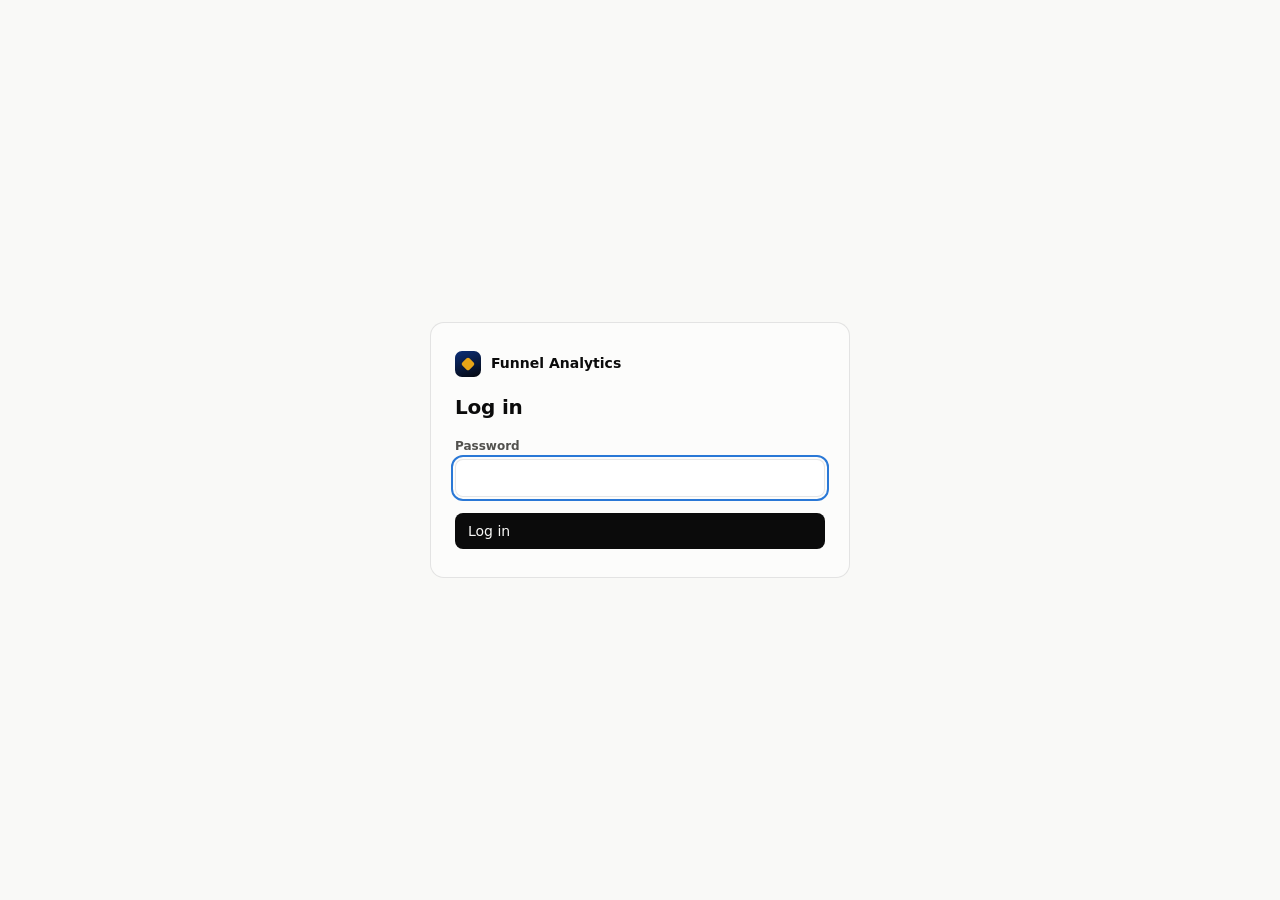
<file: admin/index.html>
<!doctype html>
<html lang="en">
<head>
<meta charset="utf-8">
<meta name="viewport" content="width=device-width, initial-scale=1">
<meta name="robots" content="noindex, nofollow">
<title>Jean FX · Funnel Analytics</title>
<link rel="icon" href="/favicon.ico" sizes="any">
<!--
  /admin: the funnel's analytics dashboard. Data comes from /api/admin, which needs
  the ADMIN_PASSWORD set on Vercel. Everything on this page is filtered by the date range, source and
  A/B version in the bar at the top. The numbers come from assets/track.js (on the funnel pages, through
  assets/site/funnel.js) and
  /go/<name> short links. Setup steps: README.md → "Analytics dashboard (/admin)".
-->
<style>
:root {
  color-scheme: light;
  --font: system-ui, -apple-system, "Segoe UI", Roboto, "Helvetica Neue", Arial, sans-serif;
  --page: #f9f9f7;
  --surface: #fcfcfb;
  --raised: #ffffff;
  --ink: #0b0b0b;
  --ink-2: #52514e;
  --muted: #898781;
  --grid: #e1e0d9;
  --axis: #c3c2b7;
  --border: rgba(11, 11, 11, .10);
  --wash: rgba(11, 11, 11, .04);
  --good: #006300;
  --bad: #c42e2e;
  --accent: #2a78d6;
  --accent-wash: rgba(42, 120, 214, .10);
  --accent-ink: #1c5cab;
  --v1: #2a78d6;
  --v2: #eb6834;
  --gold: #e6a417;
  /* Traffic sources: each always wears its own color (stack order is the order below, checked for colorblind safety) */
  --c-youtube: #e34948;
  --c-facebook: #2a78d6;
  --c-instagram: #e87ba4;
  --c-email: #eda100;
  --c-tiktok: #1baf7a;
  --c-direct: #eb6834;
  --c-social: #6250d6;
  --c-search: #008300;
  --c-other: #a3a29b;
}
@media (prefers-color-scheme: dark) {
  :root:not([data-theme="light"]) {
    color-scheme: dark;
    --page: #0d0d0d; --surface: #1a1a19; --raised: #232321; --ink: #f0efec; --ink-2: #c3c2b7; --muted: #898781;
    --grid: #2c2c2a; --axis: #383835; --border: rgba(255, 255, 255, .10); --wash: rgba(255, 255, 255, .05);
    --good: #0ca30c; --bad: #e66767; --accent: #3987e5; --accent-wash: rgba(57, 135, 229, .14); --accent-ink: #86b6ef;
    --v1: #3987e5; --v2: #d95926;
    --c-youtube: #e66767; --c-facebook: #3987e5; --c-instagram: #d55181; --c-email: #c98500; --c-tiktok: #199e70;
    --c-direct: #d95926; --c-social: #9085e9; --c-search: #008300; --c-other: #6b6a64;
  }
}
:root[data-theme="dark"] {
  color-scheme: dark;
  --page: #0d0d0d; --surface: #1a1a19; --raised: #232321; --ink: #f0efec; --ink-2: #c3c2b7; --muted: #898781;
  --grid: #2c2c2a; --axis: #383835; --border: rgba(255, 255, 255, .10); --wash: rgba(255, 255, 255, .05);
  --good: #0ca30c; --bad: #e66767; --accent: #3987e5; --accent-wash: rgba(57, 135, 229, .14); --accent-ink: #86b6ef;
  --v1: #3987e5; --v2: #d95926;
  --c-youtube: #e66767; --c-facebook: #3987e5; --c-instagram: #d55181; --c-email: #c98500; --c-tiktok: #199e70;
  --c-direct: #d95926; --c-social: #9085e9; --c-search: #008300; --c-other: #6b6a64;
}

* { box-sizing: border-box; }
html, body { margin: 0; }
body { background: var(--page); color: var(--ink); font: 14px/1.45 var(--font); -webkit-font-smoothing: antialiased; }
[hidden] { display: none !important; }
button, input, select { font: inherit; color: inherit; }
a { color: var(--accent-ink); }
:focus-visible { outline: 2px solid var(--accent); outline-offset: 2px; }
.num { font-variant-numeric: tabular-nums; }
.muted { color: var(--muted); }
.sub { color: var(--ink-2); }
h1, h2, h3 { margin: 0; font-weight: 650; letter-spacing: -.01em; }
h2 { font-size: 15px; }
code, .mono { font-family: ui-monospace, SFMono-Regular, Menlo, Consolas, monospace; font-size: 12.5px; }

/* ---------- Buttons & fields ---------- */
.btn { display: inline-flex; align-items: center; gap: 6px; padding: 7px 12px; border-radius: 8px; border: 1px solid var(--border); background: var(--raised); cursor: pointer; white-space: nowrap; }
.btn:hover { background: var(--wash); }
.btn--primary { background: var(--ink); color: var(--page); border-color: transparent; }
.btn--primary:hover { background: var(--ink); opacity: .88; }
.btn--ghost { background: transparent; border-color: transparent; }
.btn--danger { color: var(--bad); }
.btn svg { width: 16px; height: 16px; flex: none; }
.field { display: grid; gap: 4px; }
.field > span { font-size: 12px; color: var(--ink-2); font-weight: 550; }
.input, .select { width: 100%; padding: 8px 10px; border-radius: 8px; border: 1px solid var(--border); background: var(--raised); min-height: 36px; }
.select { padding-right: 28px; appearance: none; background-image: url("data:image/svg+xml,%3Csvg xmlns='http://www.w3.org/2000/svg' viewBox='0 0 24 24' fill='none' stroke='%23898781' stroke-width='2'%3E%3Cpath d='M6 9l6 6 6-6'/%3E%3C/svg%3E"); background-repeat: no-repeat; background-position: right 8px center; background-size: 14px; }
.pill { display: inline-flex; align-items: center; gap: 6px; padding: 3px 9px; border-radius: 99px; background: var(--wash); font-size: 12px; color: var(--ink-2); white-space: nowrap; }
.badge { display: inline-block; padding: 1px 6px; border-radius: 4px; font-size: 11px; font-weight: 600; background: var(--wash); color: var(--ink-2); vertical-align: 1px; }
.badge--warn { background: rgba(230, 164, 23, .16); color: var(--ink); }

/* ---------- Screens ---------- */
.center { min-height: 100vh; display: grid; place-items: center; padding: 24px 16px; }
.panel { width: 100%; max-width: 420px; background: var(--surface); border: 1px solid var(--border); border-radius: 14px; padding: 28px 24px; display: grid; gap: 16px; }
.panel--wide { max-width: 640px; }
.panel h1 { font-size: 20px; }
.logo { display: inline-flex; align-items: center; gap: 10px; font-weight: 650; }
.logo i { width: 26px; height: 26px; border-radius: 7px; background: linear-gradient(160deg, #0c2f78, #04060c); display: grid; place-items: center; }
.logo i::after { content: ""; width: 10px; height: 10px; border-radius: 2px; background: var(--gold); transform: rotate(45deg); }
.steps { margin: 0; padding-left: 20px; display: grid; gap: 10px; color: var(--ink-2); }
.steps b { color: var(--ink); }
.error { color: var(--bad); margin: 0; font-size: 13px; }

/* ---------- Top bar & filters ---------- */
.top { position: sticky; top: 0; z-index: 20; background: color-mix(in srgb, var(--page) 88%, transparent); backdrop-filter: blur(10px); border-bottom: 1px solid var(--border); }
.top__row { max-width: 1280px; margin: 0 auto; padding: 10px 16px; display: flex; align-items: center; gap: 12px; flex-wrap: wrap; }
.tabs { display: flex; gap: 2px; padding: 3px; background: var(--wash); border-radius: 10px; }
.tab { padding: 5px 12px; border-radius: 7px; border: 0; background: transparent; cursor: pointer; color: var(--ink-2); font-weight: 550; }
.tab[aria-selected="true"] { background: var(--raised); color: var(--ink); box-shadow: 0 1px 2px rgba(0, 0, 0, .08); }
.spacer { flex: 1; }
.live { display: inline-flex; align-items: center; gap: 7px; font-size: 13px; color: var(--ink-2); }
.live i { width: 8px; height: 8px; border-radius: 50%; background: var(--muted); }
.live.is-on i { background: #0ca30c; box-shadow: 0 0 0 0 rgba(12, 163, 12, .5); animation: pulse 2s infinite; }
@keyframes pulse { 70% { box-shadow: 0 0 0 7px rgba(12, 163, 12, 0); } 100% { box-shadow: 0 0 0 0 rgba(12, 163, 12, 0); } }
@media (prefers-reduced-motion: reduce) { .live.is-on i { animation: none; } }
.filters { max-width: 1280px; margin: 0 auto; padding: 0 16px 10px; display: flex; align-items: flex-end; gap: 10px; flex-wrap: wrap; }
.filters .field { min-width: 150px; }
.filters .field--src { min-width: 220px; flex: 0 1 300px; }
.custom { display: flex; gap: 6px; align-items: flex-end; }
.custom .input { width: 150px; }
.updated { font-size: 12px; color: var(--muted); margin-left: auto; display: flex; align-items: center; gap: 8px; }
.chip-filter { display: inline-flex; align-items: center; gap: 6px; }

/* ---------- Layout ---------- */
.wrap { max-width: 1280px; margin: 0 auto; padding: 16px 16px 48px; display: grid; gap: 16px; }
.grid { display: grid; gap: 16px; grid-template-columns: repeat(12, minmax(0, 1fr)); }
.span-12 { grid-column: span 12; } .span-8 { grid-column: span 8; } .span-7 { grid-column: span 7; } .span-6 { grid-column: span 6; }
.span-5 { grid-column: span 5; } .span-4 { grid-column: span 4; }
@media (max-width: 960px) { .span-8, .span-7, .span-6, .span-5, .span-4 { grid-column: span 12; } }
.card { background: var(--surface); border: 1px solid var(--border); border-radius: 12px; padding: 16px; min-width: 0; transition: opacity .2s; }
.card__head { display: flex; align-items: baseline; gap: 10px; flex-wrap: wrap; margin-bottom: 12px; }
.card__head p { margin: 0; color: var(--muted); font-size: 12.5px; }
.card__head .spacer { flex: 1; }
.is-loading .card { opacity: .55; }
.note { margin: 10px 0 0; font-size: 12.5px; color: var(--muted); }
.banner { display: flex; gap: 12px; align-items: center; flex-wrap: wrap; padding: 12px 14px; border-radius: 10px; background: var(--accent-wash); border: 1px solid var(--border); }
.banner p { margin: 0; flex: 1; min-width: 220px; }
.empty { padding: 28px 12px; text-align: center; color: var(--muted); }

/* ---------- KPI tiles ---------- */
.kpis { display: grid; gap: 12px; grid-template-columns: repeat(auto-fit, minmax(170px, 1fr)); }
.kpi { background: var(--surface); border: 1px solid var(--border); border-radius: 12px; padding: 14px 14px 10px; display: grid; gap: 2px; min-width: 0; transition: opacity .2s; }
.kpi__label { font-size: 12.5px; color: var(--ink-2); font-weight: 550; }
.kpi__value { font-size: 28px; font-weight: 650; letter-spacing: -.02em; line-height: 1.15; }
.kpi__meta { display: flex; gap: 8px; align-items: baseline; flex-wrap: wrap; font-size: 12px; color: var(--muted); min-height: 18px; }
.kpi--hero .kpi__value { font-size: 48px; }
.delta { font-weight: 600; font-variant-numeric: tabular-nums; }
.delta.up { color: var(--good); } .delta.down { color: var(--bad); } .delta.flat { color: var(--muted); }
.spark { height: 28px; margin-top: 4px; }
.spark svg { display: block; width: 100%; height: 28px; overflow: visible; }

/* ---------- Funnel ---------- */
.funnel { display: grid; gap: 6px; }
.fstep { display: grid; grid-template-columns: minmax(150px, 220px) 1fr 64px 92px; gap: 12px; align-items: center; padding: 4px 6px; border-radius: 8px; }
.fstep:hover { background: var(--wash); }
.fstep__label { font-weight: 550; overflow: hidden; text-overflow: ellipsis; }
.fstep__label small { display: block; font-weight: 400; color: var(--muted); font-size: 11.5px; }
.track { position: relative; height: 22px; }
.track span { position: absolute; left: 0; top: 0; bottom: 0; background: var(--accent); border-radius: 0 4px 4px 0; min-width: 2px; }
.fstep__n { text-align: right; font-weight: 650; }
.fstep__pct { text-align: right; font-size: 12px; color: var(--ink-2); line-height: 1.25; }
.fstep__pct b { display: block; font-weight: 600; color: var(--ink); }
.fstep.is-drop { background: rgba(230, 164, 23, .10); }
.drop { font-size: 12px; color: var(--bad); font-weight: 600; }
.callout { margin-top: 12px; padding: 10px 12px; border-left: 3px solid var(--gold); background: var(--wash); border-radius: 0 8px 8px 0; font-size: 13px; }
@media (max-width: 640px) {
  .fstep { grid-template-columns: 1fr 64px 80px; row-gap: 4px; }
  .fstep .track { grid-column: 1 / -1; grid-row: 2; height: 14px; }
}

/* ---------- Charts ---------- */
.chart { position: relative; width: 100%; }
.chart svg { display: block; width: 100%; overflow: visible; }
.chart text { font-size: 11px; fill: var(--muted); font-variant-numeric: tabular-nums; }
.legend { display: flex; flex-wrap: wrap; gap: 6px 14px; margin: 0 0 10px; padding: 0; list-style: none; font-size: 12.5px; color: var(--ink-2); }
.legend li { display: inline-flex; align-items: center; gap: 6px; }
.legend i { width: 10px; height: 10px; border-radius: 3px; flex: none; }
.legend i.line { height: 2px; width: 14px; border-radius: 1px; }
.seg { display: inline-flex; padding: 2px; background: var(--wash); border-radius: 8px; gap: 2px; flex-wrap: wrap; }
.seg button { border: 0; background: transparent; padding: 4px 10px; border-radius: 6px; cursor: pointer; color: var(--ink-2); font-size: 12.5px; font-weight: 550; }
.seg button[aria-pressed="true"] { background: var(--raised); color: var(--ink); box-shadow: 0 1px 2px rgba(0, 0, 0, .08); }
.col-hit { cursor: default; }
.col-hit:hover rect.hl, .col-hit:focus rect.hl { fill: var(--wash); }
.col-hit:focus { outline: none; }
.linkbtn { background: none; border: 0; padding: 0; color: var(--accent-ink); cursor: pointer; font-size: 12.5px; text-decoration: underline; text-underline-offset: 2px; }
#tooltip { position: fixed; z-index: 50; pointer-events: none; background: var(--raised); border: 1px solid var(--border); border-radius: 8px; padding: 8px 10px; box-shadow: 0 6px 24px rgba(0, 0, 0, .14); font-size: 12.5px; min-width: 140px; max-width: 280px; }
#tooltip .tt-title { color: var(--ink-2); margin-bottom: 4px; }
#tooltip .tt-row { display: flex; align-items: center; gap: 8px; }
#tooltip .tt-row b { font-variant-numeric: tabular-nums; min-width: 34px; }
#tooltip .tt-row i { width: 12px; height: 2px; border-radius: 1px; flex: none; }
#tooltip .tt-row span { color: var(--ink-2); }

/* ---------- Tables ---------- */
.table-wrap { overflow-x: auto; margin: 0 -16px; padding: 0 16px; }
table { width: 100%; border-collapse: collapse; font-size: 13px; }
th, td { padding: 8px 10px; text-align: right; border-bottom: 1px solid var(--grid); white-space: nowrap; }
th:first-child, td:first-child { text-align: left; padding-left: 0; }
th { font-size: 12px; font-weight: 600; color: var(--ink-2); }
th button { border: 0; background: none; padding: 0; font: inherit; color: inherit; cursor: pointer; }
th button[aria-sort]::after { content: " ↓"; }
th button[aria-sort="ascending"]::after { content: " ↑"; }
td { font-variant-numeric: tabular-nums; }
tr.group td { background: var(--wash); font-weight: 600; }
tr.group td:first-child { padding-left: 8px; border-radius: 6px 0 0 6px; }
tr.link-row td:first-child { padding-left: 22px; }
tr.clickable { cursor: pointer; }
tr.clickable:hover td { background: var(--wash); }
.dot { display: inline-block; width: 9px; height: 9px; border-radius: 3px; margin-right: 7px; vertical-align: 0; }
.cell-name { display: inline-flex; flex-direction: column; max-width: 320px; white-space: normal; }
.cell-name small { color: var(--muted); font-size: 11.5px; }
.minibar { display: inline-block; height: 6px; border-radius: 0 3px 3px 0; background: var(--accent); vertical-align: middle; margin-left: 6px; min-width: 1px; }

/* ---------- Videos ---------- */
.vstats { display: grid; grid-template-columns: repeat(auto-fit, minmax(130px, 1fr)); gap: 10px; margin-bottom: 14px; }
.vstat { padding: 10px 12px; border-radius: 10px; background: var(--wash); }
.vstat b { display: block; font-size: 20px; font-weight: 650; }
.vstat span { font-size: 12px; color: var(--ink-2); }

/* ---------- A/B ---------- */
.ab { display: grid; gap: 4px; }
.abrow { display: grid; grid-template-columns: minmax(140px, 200px) 1fr; gap: 12px; align-items: center; padding: 6px 0; border-bottom: 1px solid var(--grid); }
.abrow:last-child { border-bottom: 0; }
.abbars { display: grid; gap: 3px; }
.abbar { display: grid; grid-template-columns: 1fr 120px; gap: 8px; align-items: center; font-size: 12.5px; }
.abbar .track { height: 10px; }
.abbar .track span { border-radius: 0 3px 3px 0; }
.abbar em { font-style: normal; color: var(--ink-2); text-align: right; font-variant-numeric: tabular-nums; }
.abbar em b { color: var(--ink); }
.verdict { margin-top: 12px; display: flex; gap: 10px; align-items: flex-start; padding: 12px; border-radius: 10px; background: var(--wash); }
.verdict svg { width: 20px; height: 20px; flex: none; margin-top: 1px; }

/* ---------- Bars list (questions, audience) ---------- */
.bars { display: grid; gap: 7px; }
.barrow { display: grid; grid-template-columns: minmax(110px, 170px) 1fr 56px 54px; gap: 10px; align-items: center; font-size: 13px; }
.barrow .track { height: 12px; }
.barrow .track span { border-radius: 0 3px 3px 0; }
.barrow > b { text-align: right; font-variant-numeric: tabular-nums; }
.barrow > em { font-style: normal; text-align: right; color: var(--ink-2); font-size: 12px; font-variant-numeric: tabular-nums; }
.barrow > span:first-child { overflow: hidden; text-overflow: ellipsis; white-space: nowrap; }
.bars-head { display: grid; grid-template-columns: minmax(110px, 170px) 1fr 56px 54px; gap: 10px; font-size: 11.5px; color: var(--muted); }
.bars-head span:nth-child(3), .bars-head span:nth-child(4) { text-align: right; }
.cols3 { display: grid; gap: 20px; grid-template-columns: repeat(auto-fit, minmax(260px, 1fr)); }
.cols3 h3, .cols2 h3 { font-size: 13px; margin-bottom: 8px; }
.cols2 { display: grid; gap: 24px; grid-template-columns: repeat(auto-fit, minmax(300px, 1fr)); }

/* ---------- Feed ---------- */
.feed { list-style: none; margin: 0; padding: 0; display: grid; max-height: 480px; overflow-y: auto; }
.feed li { display: grid; grid-template-columns: 22px 1fr auto; gap: 10px; padding: 8px 2px; border-bottom: 1px solid var(--grid); align-items: start; }
.feed li:last-child { border-bottom: 0; }
.feed .ic { width: 22px; height: 22px; border-radius: 6px; display: grid; place-items: center; background: var(--wash); }
.feed .ic svg { width: 13px; height: 13px; }
.feed .ic.good { background: rgba(12, 163, 12, .14); color: var(--good); }
.feed .ic.gold { background: rgba(230, 164, 23, .18); color: #9a6b00; }
.feed p { margin: 0; }
.feed small { color: var(--muted); }
.feed time { color: var(--muted); font-size: 12px; white-space: nowrap; }
.livebox { display: flex; gap: 8px; flex-wrap: wrap; margin-bottom: 10px; }

/* ---------- Links tab ---------- */
.create { display: grid; gap: 12px; grid-template-columns: repeat(auto-fit, minmax(180px, 1fr)); align-items: end; }
.suggest { display: flex; gap: 6px; flex-wrap: wrap; }
.suggest button { border: 1px dashed var(--axis); background: transparent; border-radius: 99px; padding: 4px 10px; cursor: pointer; font-size: 12.5px; color: var(--ink-2); }
.suggest button:hover { border-style: solid; color: var(--ink); }
.short { display: inline-flex; align-items: center; gap: 6px; }
.short code { padding: 3px 6px; border-radius: 6px; background: var(--wash); }
.short small { min-width: 64px; color: var(--muted); font-size: 11px; }
.linkpair { display: grid; gap: 6px; justify-items: start; }
.made { display: flex; flex-wrap: wrap; gap: 10px; align-items: center; padding: 12px; border-radius: 10px; background: rgba(12, 163, 12, .10); }
.made code { font-size: 14px; }

dialog { border: 1px solid var(--border); border-radius: 14px; background: var(--surface); color: var(--ink); padding: 20px; width: min(440px, calc(100vw - 32px)); }
dialog::backdrop { background: rgba(0, 0, 0, .35); }
dialog h2 { margin-bottom: 12px; }
.menu { display: grid; gap: 14px; }
.menu label.row { display: flex; gap: 10px; align-items: flex-start; cursor: pointer; }
.menu label.row input { margin-top: 3px; }
.menu hr { border: 0; border-top: 1px solid var(--grid); margin: 0; width: 100%; }
.foot { text-align: center; color: var(--muted); font-size: 12px; padding: 8px 16px 32px; }
.toast { position: fixed; left: 50%; bottom: 20px; transform: translateX(-50%); background: var(--ink); color: var(--page); padding: 9px 14px; border-radius: 8px; font-size: 13px; z-index: 60; }
@media (max-width: 640px) {
  .top { position: static; }
  .feed { max-height: 360px; }
  .filters .field, .filters .field--src { min-width: 0; flex: 1 1 140px; }
  .updated { margin-left: 0; width: 100%; }
  .kpi__value { font-size: 24px; }
  .kpi--hero .kpi__value { font-size: 36px; }
  .barrow, .bars-head { grid-template-columns: minmax(90px, 120px) 1fr 44px 46px; gap: 8px; }
  .abrow { grid-template-columns: 1fr; gap: 6px; }
}
</style>
</head>
<body>

<!-- Login -->
<section class="center" id="screen-login" hidden>
  <form class="panel" id="login-form">
    <span class="logo"><i></i>Funnel Analytics</span>
    <h1>Log in</h1>
    <label class="field"><span>Password</span><input class="input" type="password" name="password" autocomplete="current-password" required autofocus></label>
    <p class="error" id="login-error" hidden></p>
    <button class="btn btn--primary" type="submit">Log in</button>
  </form>
</section>

<!-- First-time setup (shown when the database or password isn't set on Vercel yet) -->
<section class="center" id="screen-setup" hidden>
  <div class="panel panel--wide">
    <span class="logo"><i></i>Funnel Analytics</span>
    <h1>Almost there: 3 quick steps on Vercel</h1>
    <ol class="steps">
      <li id="setup-db"><b>Add the database.</b> Vercel → this project → <b>Storage</b> → <b>Create Database</b> → <b>Upstash for Redis</b> (the free plan is fine) → connect it to this project, all environments.</li>
      <li id="setup-pw"><b>Pick a password for this page.</b> Vercel → this project → <b>Settings → Environment Variables</b> → add <code>ADMIN_PASSWORD</code> with the password you want.</li>
      <li><b>Redeploy.</b> Vercel → <b>Deployments</b> → the ⋯ menu on the latest one → <b>Redeploy</b>. Then reload this page.</li>
    </ol>
    <p class="muted" style="margin:0">Optional: <code>TRACK_TIMEZONE</code> (e.g. <code>America/Los_Angeles</code>) sets which time zone "today" uses. The default is New York time.</p>
    <p class="error" id="setup-error" hidden></p>
    <button class="btn" type="button" onclick="location.reload()">I've done it, check again</button>
  </div>
</section>

<!-- Dashboard -->
<div id="screen-main" hidden>
  <header class="top">
    <div class="top__row">
      <span class="logo"><i></i>Funnel Analytics</span>
      <nav class="tabs" role="tablist" aria-label="Sections">
        <button class="tab" role="tab" id="tab-btn-dashboard" aria-selected="true" aria-controls="tab-dashboard" data-tab="dashboard">Dashboard</button>
        <button class="tab" role="tab" id="tab-btn-links" aria-selected="false" aria-controls="tab-links" data-tab="links">Tracked links</button>
      </nav>
      <span class="spacer"></span>
      <span class="live" id="live" title="People with activity on the funnel in the last 5 minutes"><i></i><span id="live-text">—</span></span>
      <button class="btn btn--ghost" type="button" id="open-settings" aria-label="Settings">
        <svg viewBox="0 0 24 24" fill="none" stroke="currentColor" stroke-width="2" stroke-linecap="round" stroke-linejoin="round" aria-hidden="true"><circle cx="12" cy="12" r="3"/><path d="M19.4 15a1.7 1.7 0 0 0 .3 1.8l.1.1a2 2 0 1 1-2.8 2.8l-.1-.1a1.7 1.7 0 0 0-1.8-.3 1.7 1.7 0 0 0-1 1.5V21a2 2 0 1 1-4 0v-.1a1.7 1.7 0 0 0-1.1-1.5 1.7 1.7 0 0 0-1.8.3l-.1.1a2 2 0 1 1-2.8-2.8l.1-.1a1.7 1.7 0 0 0 .3-1.8 1.7 1.7 0 0 0-1.5-1H3a2 2 0 1 1 0-4h.1a1.7 1.7 0 0 0 1.5-1.1 1.7 1.7 0 0 0-.3-1.8l-.1-.1a2 2 0 1 1 2.8-2.8l.1.1a1.7 1.7 0 0 0 1.8.3H9a1.7 1.7 0 0 0 1-1.5V3a2 2 0 1 1 4 0v.1a1.7 1.7 0 0 0 1 1.5 1.7 1.7 0 0 0 1.8-.3l.1-.1a2 2 0 1 1 2.8 2.8l-.1.1a1.7 1.7 0 0 0-.3 1.8V9a1.7 1.7 0 0 0 1.5 1H21a2 2 0 1 1 0 4h-.1a1.7 1.7 0 0 0-1.5 1z"/></svg>
      </button>
    </div>
    <div class="filters" id="filters">
      <label class="field"><span>Date range</span>
        <select class="select" id="f-range">
          <option value="today">Today</option>
          <option value="yesterday">Yesterday</option>
          <option value="7d">Last 7 days</option>
          <option value="30d">Last 30 days</option>
          <option value="90d">Last 90 days</option>
          <option value="month">This month</option>
          <option value="lastmonth">Last month</option>
          <option value="all">All time</option>
          <option value="custom">Custom…</option>
        </select>
      </label>
      <div class="custom" id="f-custom" hidden>
        <label class="field"><span>From</span><input class="input" type="date" id="f-from"></label>
        <label class="field"><span>To</span><input class="input" type="date" id="f-to"></label>
        <button class="btn" type="button" id="f-apply">Apply</button>
      </div>
      <label class="field field--src" data-dash-only><span>Traffic source</span><select class="select" id="f-src"><option value="">All sources</option></select></label>
      <label class="field" data-dash-only><span>Page 2 version (A/B)</span>
        <select class="select" id="f-ver">
          <option value="">Both versions</option>
          <option value="V1">V1 · /apply (questions)</option>
          <option value="V2">V2 · /apply-2 (form + calendar)</option>
        </select>
      </label>
      <div class="updated"><span id="updated">Loading…</span><button class="btn" type="button" id="refresh">Refresh</button></div>
    </div>
  </header>

  <main class="wrap" id="tab-dashboard" role="tabpanel" aria-labelledby="tab-btn-dashboard">
    <div class="banner" id="self-banner" hidden>
      <p><b>Your own visits from this browser are being counted.</b> Testing the funnel here adds to the numbers.</p>
      <button class="btn" type="button" id="self-stop">Stop counting this browser</button>
      <button class="btn btn--ghost" type="button" id="self-keep">Keep counting</button>
    </div>
    <div class="banner" id="empty-banner" hidden>
      <p><b>No visits in this range yet.</b> Make a tracked link for each place you post (<button class="linkbtn" type="button" data-goto="links">Tracked links</button>), and visits show up here within seconds.</p>
    </div>
    <div class="banner" id="filter-banner" hidden></div>

    <section class="kpis" id="kpis" aria-label="Key numbers"></section>

    <div class="grid">
      <section class="card span-7" aria-labelledby="funnel-title">
        <div class="card__head"><h2 id="funnel-title">Funnel: where people drop off</h2><p id="funnel-sub">Each person counted once per step</p></div>
        <div class="funnel" id="funnel"></div>
        <div id="funnel-callout"></div>
        <p class="note" id="funnel-note"></p>
      </section>
      <section class="card span-5" aria-labelledby="feed-title">
        <div class="card__head"><h2 id="feed-title">Live activity</h2><p>Latest first · refreshes every 30 seconds</p></div>
        <div class="livebox" id="livebox"></div>
        <ul class="feed" id="feed"></ul>
      </section>
    </div>

    <section class="card" aria-labelledby="time-title">
      <div class="card__head">
        <h2 id="time-title">Over time</h2><p id="time-sub"></p><span class="spacer"></span>
        <div class="seg" id="time-metric" role="group" aria-label="Number to chart">
          <button type="button" data-m="visitors" aria-pressed="true">Visitors</button>
          <button type="button" data-m="clicks" aria-pressed="false">Link clicks</button>
          <button type="button" data-m="optins" aria-pressed="false">Opt-ins</button>
          <button type="button" data-m="apps" aria-pressed="false">Applications</button>
          <button type="button" data-m="booked" aria-pressed="false">Calls booked</button>
        </div>
      </div>
      <ul class="legend" id="time-legend"></ul>
      <div class="chart" id="time-chart"></div>
      <p class="note"><button class="linkbtn" type="button" data-table="time">Show as a table</button></p>
      <div class="table-wrap" id="time-table" hidden></div>
    </section>

    <section class="card" aria-labelledby="src-title">
      <div class="card__head"><h2 id="src-title">Traffic sources</h2><p>Click a row to filter the whole dashboard to it</p></div>
      <div class="table-wrap"><table id="src-table"></table></div>
      <p class="note">“Clicks” counts taps on your <b>/go/…</b> short links (bots and link previews left out). “Visitors” are the people who then loaded the funnel; the gap between them is people who left before the page opened. Sources without a short link are worked out from the site or app they came from.</p>
    </section>

    <section class="card" aria-labelledby="vid-title">
      <div class="card__head"><h2 id="vid-title">Videos: who pressed play and where they stopped watching</h2><span class="spacer"></span><label class="field" style="min-width:220px"><span class="muted" style="font-size:12px">Video</span><select class="select" id="vid-pick"></select></label></div>
      <div class="vstats" id="vid-stats"></div>
      <ul class="legend" id="vid-legend"></ul>
      <div class="chart" id="vid-chart"></div>
      <div id="vid-callout"></div>
      <p class="note">Only watching <b>with sound</b> counts: the VSL starts muted on its own, so "pressed play" means they clicked "Click to listen" (or play). Skipping ahead doesn't count as watching the part skipped. <button class="linkbtn" type="button" data-table="vid">Show as a table</button></p>
      <div class="table-wrap" id="vid-table" hidden></div>
      <h3 style="font-size:13px;margin:18px 0 6px">All videos</h3>
      <div class="table-wrap"><table id="vid-all"></table></div>
    </section>

    <div class="grid">
      <section class="card span-7" aria-labelledby="ab-title">
        <div class="card__head"><h2 id="ab-title">A/B test: page 2, V1 vs V2</h2><p>Out of the people who reached each version</p></div>
        <ul class="legend"><li><i style="background:var(--v1)"></i>V1 · /apply (one question at a time)</li><li><i style="background:var(--v2)"></i>V2 · /apply-2 (form beside the calendar)</li></ul>
        <div class="ab" id="ab"></div>
        <div id="ab-verdict"></div>
      </section>
      <section class="card span-5" aria-labelledby="pages-title">
        <div class="card__head"><h2 id="pages-title">Pages &amp; buttons</h2></div>
        <div class="table-wrap"><table id="pages"></table></div>
      </section>
    </div>

    <section class="card" aria-labelledby="q-title">
      <div class="card__head"><h2 id="q-title">Application: which questions people answered</h2><p>Out of the people who reached each page 2</p></div>
      <div class="cols2" id="questions"></div>
    </section>

    <section class="card" aria-labelledby="aud-title">
      <div class="card__head"><h2 id="aud-title">Audience</h2><p id="aud-sub">New visitors, and what share of them opted in</p></div>
      <div class="cols3" id="audience"></div>
    </section>
  </main>

  <main class="wrap" id="tab-links" role="tabpanel" aria-labelledby="tab-btn-links" hidden>
    <section class="card">
      <div class="card__head"><h2>Make a tracked link</h2><p>One link per place you post it, so you can see exactly which one brings people in</p></div>
      <div class="suggest" id="suggest" aria-label="Quick start"></div>
      <form class="create" id="link-form" style="margin-top:14px">
        <label class="field"><span>Where you'll post it</span>
          <select class="select" name="channel" required>
            <option value="youtube">YouTube</option><option value="instagram">Instagram</option><option value="tiktok">TikTok</option>
            <option value="facebook">Facebook</option><option value="x">X / Twitter</option><option value="threads">Threads</option>
            <option value="snapchat">Snapchat</option><option value="discord">Discord</option><option value="email">Email</option>
            <option value="sms">SMS</option><option value="google">Google / ads</option><option value="other">Other</option>
          </select>
        </label>
        <label class="field"><span>Name (what it is)</span><input class="input" name="name" placeholder="e.g. Instagram bio" required maxlength="80"></label>
        <label class="field"><span>Short link</span><input class="input mono" name="slug" placeholder="ig-bio" required pattern="[a-z0-9][a-z0-9\-]{0,39}" maxlength="40" title="a–z, 0–9 and dashes"></label>
        <label class="field"><span>Goes to</span>
          <select class="select" name="dest">
            <option value="/discord">Opt-in page (/discord)</option>
            <option value="/apply">Application V1 (/apply, one question at a time)</option>
            <option value="/apply-2">Application V2 (/apply-2, form + calendar)</option>
            <option value="/booking">Booking page (/booking, just the calendar)</option>
            <option value="custom">Another link…</option>
          </select>
        </label>
        <label class="field" id="dest-custom" hidden><span>Link (https://…)</span><input class="input" name="destUrl" placeholder="https://discord.gg/…"></label>
        <input type="hidden" name="editing">
        <button class="btn btn--primary" type="submit" id="link-save">Make link</button>
      </form>
      <p class="error" id="link-error" hidden></p>
      <div class="made" id="link-made" hidden style="margin-top:14px"></div>
      <p class="note">Short links look like <code id="example-link">/go/ig-bio</code>. Each tap is counted, then the person goes straight on to the page, so it's as fast as a normal link. You can change where a link goes later without changing the link itself.</p>
      <p class="note"><b>For Instagram</b>, use the link's "Instagram" version (like <code>/discord?ref=ig-bio</code>): it's the page itself with no redirect, which is one less thing for Instagram's link checks to look at. Visitors, opt-ins and bookings still count for the link; only its Clicks column stays at 0.</p>
    </section>
    <section class="card">
      <div class="card__head"><h2>Your links</h2><p id="links-sub">Numbers for the date range at the top</p></div>
      <div class="table-wrap"><table id="links-table"></table></div>
    </section>
  </main>
  <p class="foot" id="foot"></p>
</div>

<dialog id="settings">
  <h2>Settings</h2>
  <div class="menu">
    <label class="row"><input type="checkbox" id="set-ignore"><span><b>Don't count my visits on this browser</b><br><span class="muted">So testing the funnel here doesn't add to the numbers. On your phone, open any funnel page with <code>?rt=off</code> at the end once to do the same.</span></span></label>
    <label class="field"><span>Theme</span>
      <select class="select" id="set-theme"><option value="">Match my device</option><option value="light">Light</option><option value="dark">Dark</option></select>
    </label>
    <hr>
    <div><button class="btn btn--danger" type="button" id="set-reset">Delete all numbers…</button><p class="note" style="margin-top:6px">Starts the counts from zero (e.g. after testing). Your tracked links stay.</p></div>
    <hr>
    <div style="display:flex;gap:8px;justify-content:space-between"><button class="btn" type="button" id="set-logout">Log out</button><button class="btn btn--primary" type="button" id="set-close">Done</button></div>
  </div>
</dialog>
<div id="tooltip" role="tooltip" hidden></div>

<script>
"use strict";
/* =======================================================================
   Labels. Funnel steps, videos and questions match what the pages send (assets/track.js, index.html).
   ======================================================================= */
const CHANNELS = {   // in chart stacking order; colors in the CSS (--c-…)
  youtube: "YouTube", facebook: "Facebook", instagram: "Instagram", email: "Email & SMS", tiktok: "TikTok",
  direct: "Direct / unknown", social: "Other social", search: "Google & search", other: "Other sites & embeds",
};
// The channel picked for a short link, or guessed from a site/app/UTM name → the channel group above.
const CHANNEL_OF = {
  youtube: "youtube", yt: "youtube", instagram: "instagram", ig: "instagram", insta: "instagram", tiktok: "tiktok", tt: "tiktok",
  facebook: "facebook", fb: "facebook", meta: "facebook", email: "email", mail: "email", newsletter: "email", sms: "email", text: "email",
  x: "social", twitter: "social", tw: "social", threads: "social", snapchat: "social", snap: "social", discord: "social", dc: "social",
  reddit: "social", linkedin: "social", telegram: "social", whatsapp: "social", google: "search", search: "search", bing: "search",
  direct: "direct", linkinbio: "other",
};
const PLATFORM = { youtube: "YouTube", instagram: "Instagram", tiktok: "TikTok", facebook: "Facebook", x: "X", threads: "Threads", snapchat: "Snapchat",
  discord: "Discord", reddit: "Reddit", linkedin: "LinkedIn", email: "Email", sms: "SMS", google: "Google", search: "Search engines", telegram: "Telegram",
  whatsapp: "WhatsApp", linkinbio: "Link-in-bio page", direct: "Direct / unknown", other: "Other" };
const VIDEOS = {
  vsl: "Main VSL (page 2)", nextSteps: "Thank-you video (/booked)", faqInside: "FAQ: What's inside?", faqLegit: "FAQ: Is JeanFX legit?",
  faqWho: "FAQ: Jean or an assistant?", faqTime: "FAQ: With a full-time job?", faqMoney: "FAQ: How much money do I need?",
};
const QUESTIONS = {
  a1: { title: "V1 · /apply (one question at a time)", page: "apply", ver: "V1", list: [["situation", "1. Situation"], ["goal", "2. Biggest goal"], ["obstacles", "3. Obstacles (written)"], ["instagram", "4. Instagram"], ["investment", "5. Investment"]] },
  a2: { title: "V2 · /apply-2 (form beside the calendar)", page: "apply2", ver: "V2", list: [["experience", "Experience"], ["motivation", "Main goal"], ["investment", "Money to invest"], ["reason", "Biggest issue"], ["ready", "Ready to fix it?"], ["instagram", "Instagram"]] },
};
const PAGES = [["discord", "/discord", "Opt-in"], ["apply", "/apply", "Page 2, V1"], ["apply2", "/apply-2", "Page 2, V2"], ["booking", "/booking", "Booking page (DMs)"], ["booked", "/booked", "After booking"]];
const BUTTONS = [["s:optin_error", "Saw an error on the opt-in form"], ["s:nq_discord", "Didn't qualify: Join The Free Discord"],
  ["s:addcal_google", "/booked: Add to Google Calendar"], ["s:addcal_apple", "/booked: Add to Apple Calendar"], ["s:addcal_outlook", "/booked: Add to Outlook"]];
const DEVICES = { iphone: "iPhone", android: "Android", desktop: "Computer", tablet: "Tablet / iPad", mobile: "Other phone" };
const APPS = { instagram: "Instagram app", tiktok: "TikTok app", facebook: "Facebook app", youtube: "YouTube app", snapchat: "Snapchat app", x: "X app", linkedin: "LinkedIn app",
  google: "Google app", safari: "Safari", chrome: "Chrome", firefox: "Firefox", edge: "Edge", samsung: "Samsung Internet", other: "Other" };
const SUGGEST = [
  ["instagram", "Instagram bio", "ig-bio"], ["instagram", "Instagram story", "ig-story"], ["instagram", "Instagram DMs", "ig-dm"],
  ["instagram", "DM setters: booking page", "dm-booking", "/booking"],
  ["instagram", "Instagram reel caption / comments", "ig-reel"], ["youtube", "YouTube channel bio", "yt-bio"], ["youtube", "YouTube video description", "yt-desc"],
  ["tiktok", "TikTok bio", "tt-bio"], ["discord", "Discord announcement", "discord"], ["email", "Email newsletter", "email"],
];

/* =======================================================================
   Little helpers
   ======================================================================= */
const $ = (s, r = document) => r.querySelector(s);
const $$ = (s, r = document) => [...r.querySelectorAll(s)];
// h("div", { class: "x", onclick }, "text", child…). Text always goes in as text, never as HTML.
function h(tag, attrs = {}, ...kids) {
  const e = document.createElement(tag);
  Object.entries(attrs || {}).forEach(([k, v]) => {
    if (v == null || v === false) return;
    if (k.startsWith("on")) e.addEventListener(k.slice(2), v);
    else if (k === "style" && typeof v === "object") Object.assign(e.style, v);
    else e.setAttribute(k, v === true ? "" : v);
  });
  kids.flat().forEach(k => { if (k != null && k !== false) e.append(k instanceof Node ? k : String(k)); });
  return e;
}
const NS = "http://www.w3.org/2000/svg";
function s(tag, attrs = {}, ...kids) {
  const e = document.createElementNS(NS, tag);
  Object.entries(attrs).forEach(([k, v]) => { if (v != null) e.setAttribute(k, v); });
  kids.flat().forEach(k => { if (k != null) e.append(k instanceof Node ? k : String(k)); });
  return e;
}
const svgIcon = d => { const e = s("svg", { viewBox: "0 0 24 24", fill: "none", stroke: "currentColor", "stroke-width": 2.2, "stroke-linecap": "round", "stroke-linejoin": "round", "aria-hidden": "true" }); e.innerHTML = d; return e; };
const ICON = {
  click: '<path d="M9 9l10 4-4 2-2 4z"/><path d="M5 3v3M3 5h3M14 4l-1.5 1.5M4 14l1.5-1.5"/>',
  user: '<circle cx="12" cy="8" r="4"/><path d="M4 21c1.5-4 4.5-6 8-6s6.5 2 8 6"/>',
  mail: '<rect x="3" y="5" width="18" height="14" rx="2"/><path d="m3 7 9 6 9-6"/>',
  form: '<rect x="5" y="3" width="14" height="18" rx="2"/><path d="M9 8h6M9 12h6M9 16h3"/>',
  x: '<path d="M6 6l12 12M18 6L6 18"/>',
  cal: '<rect x="3" y="5" width="18" height="16" rx="2"/><path d="M3 10h18M8 3v4M16 3v4"/><path d="m9 15 2 2 4-4"/>',
  check: '<path d="M5 12.5l4.5 4.5L19 7.5"/>',
  info: '<circle cx="12" cy="12" r="9"/><path d="M12 11v5M12 8v.5"/>',
  trophy: '<path d="M8 21h8M12 17v4M7 4h10v5a5 5 0 0 1-10 0z"/><path d="M17 5h3v2a3 3 0 0 1-3 3M7 5H4v2a3 3 0 0 0 3 3"/>',
};

const nf = new Intl.NumberFormat("en-US");
const fmt = n => nf.format(Math.round(n || 0));
const compact = n => n >= 10000 ? new Intl.NumberFormat("en-US", { notation: "compact", maximumFractionDigits: 1 }).format(n) : fmt(n);
const pct = (a, b) => (b > 0 ? a / b : null);
function fmtPct(r) {
  if (r == null || !isFinite(r)) return "–";
  const p = r * 100;
  return (p > 0 && p < 10 ? p.toFixed(1) : Math.round(p)) + "%";
}
const regionName = (() => { try { const d = new Intl.DisplayNames(["en"], { type: "region" }); return c => (c === "XX" ? "Unknown" : d.of(c) || c); } catch { return c => c; } })();
const DAY = 864e5;
const addDays = (d, n) => new Date(Date.parse(d + "T00:00:00Z") + n * DAY).toISOString().slice(0, 10);
const dayDiff = (a, b) => Math.round((Date.parse(b + "T00:00:00Z") - Date.parse(a + "T00:00:00Z")) / DAY);
const MONTHS = ["Jan", "Feb", "Mar", "Apr", "May", "Jun", "Jul", "Aug", "Sep", "Oct", "Nov", "Dec"];
const WEEKDAYS = ["Sun", "Mon", "Tue", "Wed", "Thu", "Fri", "Sat"];
function dayLabel(d, long) {
  const [y, m, dd] = d.split("-").map(Number);
  const wd = WEEKDAYS[new Date(Date.UTC(y, m - 1, dd)).getUTCDay()];
  return long ? `${wd}, ${MONTHS[m - 1]} ${dd}, ${y}` : `${MONTHS[m - 1]} ${dd}`;
}
const monthLabel = (m, long) => { const [y, mo] = m.split("-").map(Number); return MONTHS[mo - 1] + (long ? " " + y : " ’" + String(y).slice(2)); };
const hourLabel = hh => { const n = Number(hh); return (n % 12 || 12) + (n < 12 ? "am" : "pm"); };
const secLabel = sec => { sec = Math.round(sec || 0); const m = Math.floor(sec / 60), r = sec % 60; return m >= 60 ? Math.floor(m / 60) + "h " + (m % 60) + "m" : m + ":" + String(r).padStart(2, "0"); };
function ago(t) {
  const sec = Math.max(0, (Date.now() - t) / 1000);
  if (sec < 60) return "just now";
  if (sec < 3600) return Math.floor(sec / 60) + "m ago";
  if (sec < 86400) return Math.floor(sec / 3600) + "h ago";
  const d = new Date(t);
  return MONTHS[d.getMonth()] + " " + d.getDate();
}
const store = {
  get: k => { try { return localStorage.getItem(k); } catch { return null; } },
  set: (k, v) => { try { v == null ? localStorage.removeItem(k) : localStorage.setItem(k, v); } catch {} },
};
function toast(text) {
  const t = h("div", { class: "toast", role: "status" }, text);
  document.body.append(t);
  setTimeout(() => t.remove(), 2400);
}
async function copy(text) {
  try { await navigator.clipboard.writeText(text); toast("Copied " + text); }
  catch { prompt("Copy this link:", text); }
}

/* =======================================================================
   State & API
   ======================================================================= */
const S = {
  token: store.get("rt_admin_token"),
  today: null, tz: "",
  range: (() => { try { return JSON.parse(store.get("rt_admin_range")) || { preset: "7d" }; } catch { return { preset: "7d" }; } })(),
  src: "", ver: "", metric: "visitors", video: "vsl",
  stats: null, links: {}, sort: { key: "visitors", dir: -1 },
};

async function api(a, { params = {}, body } = {}) {
  const r = await fetch("/api/admin?" + new URLSearchParams({ a, ...params }), {
    method: body ? "POST" : "GET",
    headers: { ...(S.token ? { Authorization: "Bearer " + S.token } : {}), ...(body ? { "Content-Type": "application/json" } : {}) },
    body: body ? JSON.stringify(body) : undefined,
  });
  let j = {};
  try { j = await r.json(); } catch {}
  if (r.status === 503 && (j.error === "no_db" || j.error === "no_password")) { showSetup(j); throw new Error("setup"); }
  if (r.status === 404 && !j.error) { showSetup({ error: "no_api" }); throw new Error("setup"); }
  if (r.status === 401 && a !== "login") { logout(); throw new Error("login"); }
  if (!r.ok) throw new Error(j.error || "Something went wrong (" + r.status + ")");
  return j;
}

function show(id) { ["screen-login", "screen-setup", "screen-main"].forEach(x => { $("#" + x).hidden = x !== id; }); }
function showSetup(j) {
  show("screen-setup");
  // Dim the step that's already done.
  $("#setup-db").style.opacity = j.error === "no_password" && j.db ? ".45" : "";
  $("#setup-pw").style.opacity = j.error === "no_db" ? ".45" : "";
  if (j.error === "no_api") {
    $("#setup-error").textContent = "This page can't reach /api/admin. It needs to run on Vercel (the api folder makes the server part).";
    $("#setup-error").hidden = false;
  }
}
function logout() {
  S.token = null;
  store.set("rt_admin_token", null);
  clearInterval(S.timer);
  show("screen-login");
}

/* =======================================================================
   Turning the stored counters into numbers
   Counter names: "link|version|metric", "HH|link|version|metric" (hours), "x|c:US|metric" (audience).
   ======================================================================= */
const parsedCache = new Map();
function parse(f) {
  let p = parsedCache.get(f);
  if (p) return p;
  const a = f.split("|");
  if (a[0] === "x" && a.length === 3) p = { x: true, dim: a[1], metric: a[2] };
  else if (a.length === 4) p = { hour: a[0], link: a[1], ver: a[2], metric: a[3] };
  else p = { link: a[0], ver: a[1] || "", metric: a[2] || "" };
  parsedCache.set(f, p);
  return p;
}
const chanCache = new Map();
function channelOf(link) {
  if (chanCache.has(link)) return chanCache.get(link);
  let c;
  if (link.startsWith("~")) {
    const k = link.slice(1);
    c = CHANNEL_OF[k] || (k.startsWith("site:") || k.startsWith("app:") ? "other" : "other");
  } else if (link.startsWith("utm:")) {
    const src = link.slice(4).split("/")[0];
    c = CHANNEL_OF[src] || CHANNEL_OF[src.split(/[-_.]/)[0]] || "other";
  } else if (link.startsWith("embed:")) c = "other";
  else if (S.links[link]) c = CHANNEL_OF[S.links[link].channel] || "other";
  else c = CHANNEL_OF[link.split("-")[0]] || "other";
  chanCache.set(link, c);
  return c;
}
function linkLabel(link) {
  if (S.links[link]) return S.links[link].name;
  if (link === "~direct") return "Direct / unknown";
  if (link.startsWith("~site:")) return link.slice(6);
  if (link.startsWith("~app:")) return "App: " + link.slice(5);
  if (link.startsWith("~")) return (PLATFORM[link.slice(1)] || link.slice(1)) + " (no tracked link)";
  if (link.startsWith("utm:")) return "UTM: " + link.slice(4).replace("/", " / ");
  if (link.startsWith("embed:")) return "Embedded form: " + link.slice(6);
  return link;
}
const isShort = link => /^[a-z0-9][a-z0-9-]*$/.test(link);
// What the filter bar asks for: { link } or { channel }, plus { ver }.
function currentFilter() {
  const f = { ver: S.ver };
  if (S.src.startsWith("ch:")) f.channel = S.src.slice(3);
  if (S.src.startsWith("ln:")) f.link = S.src.slice(3);
  return f;
}
function keep(p, f) {
  if (p.x) return false;
  if (f.ver && p.ver !== f.ver) return false;
  if (f.link && p.link !== f.link) return false;
  if (f.channel && channelOf(p.link) !== f.channel) return false;
  return true;
}
// Sum every counter that passes the filter → { metric: n }
function total(maps, f) {
  const t = {};
  maps.forEach(m => { for (const k in m) { const p = parse(k); if (keep(p, f)) t[p.metric] = (t[p.metric] || 0) + m[k]; } });
  return t;
}
function derive(t) {
  const g = k => t[k] || 0;
  return {
    clicks: g("click"), uclicks: g("uclick"), visitors: g("visit"), newVisitors: g("new"),
    optinStart: g("s:optin_start"), optins: g("s:optin"), optinErr: g("s:optin_error"),
    reachedApp: g("upv:apply") + g("upv:apply2"), vslPlay: g("v:vsl:play"), applyStart: g("s:apply_start"),
    applied: g("s:applied"), nq: g("s:not_qualified"), apps: g("s:applied") + g("s:not_qualified"), booked: g("s:booked"),
  };
}
const METRIC_OF = { visitors: ["visit"], clicks: ["click"], optins: ["s:optin"], apps: ["s:applied", "s:not_qualified"], booked: ["s:booked"] };
const maps = () => (S.stats ? S.stats.labels.map(l => S.stats.data[l] || {}) : []);

/* =======================================================================
   Loading
   ======================================================================= */
function rangeParams() {
  const r = S.range, t = S.today;
  switch (r.preset) {
    case "today": return { from: t, to: t };
    case "yesterday": return { from: addDays(t, -1), to: addDays(t, -1) };
    case "30d": return { from: addDays(t, -29), to: t };
    case "90d": return { from: addDays(t, -89), to: t };
    case "month": return { from: t.slice(0, 8) + "01", to: t };
    case "lastmonth": { const end = addDays(t.slice(0, 8) + "01", -1); return { from: end.slice(0, 8) + "01", to: end }; }
    case "all": return { all: 1 };
    case "custom": return r.from && r.to ? { from: r.from, to: r.to } : { from: addDays(t, -6), to: t };
    default: return { from: addDays(t, -6), to: t };
  }
}
function rangeName() {
  const o = $("#f-range").selectedOptions[0];
  if (S.range.preset !== "custom") return o ? o.textContent.toLowerCase() : "";
  return dayLabel(S.range.from) + " – " + dayLabel(S.range.to);
}
let loading = 0;
async function load() {
  const my = ++loading;
  document.body.classList.add("is-loading");
  $("#updated").textContent = "Loading…";
  try {
    const st = await api("stats", { params: rangeParams() });
    if (my !== loading) return;
    S.stats = st;
    S.today = st.today;
    S.tz = st.tz;
    setLinks(st.links);
    render();
  } catch (e) {
    if (e.message !== "login" && e.message !== "setup") $("#updated").textContent = "Couldn't load: " + e.message;
  } finally {
    if (my === loading) document.body.classList.remove("is-loading");
  }
}
function setLinks(links) {
  S.links = links || {};
  chanCache.clear();
}
// Every 30 seconds while the page is open: today's numbers, live visitors and the activity list.
async function refreshLive() {
  if (document.hidden || !S.stats || loading !== S.loadingAtRender) return;
  try {
    const lv = await api("live");
    const st = S.stats;
    if (st.gran === "day" && st.data[lv.today] !== undefined) st.data[lv.today] = lv.day;
    if (st.hours && st.labels[0] === lv.today) st.hours = lv.hours;
    st.feed = lv.feed;
    st.live = lv.live;
    st.now = lv.now;
    render();
  } catch {}
}

/* =======================================================================
   Rendering
   ======================================================================= */
function render() {
  S.loadingAtRender = loading;
  const st = S.stats;
  const f = currentFilter();
  const cur = derive(total(maps(), f));
  const prev = st.prev ? derive(total([st.prev.data], f)) : null;
  renderSourceOptions();
  renderLive();
  renderBanners(cur, f);
  renderKpis(cur, prev, f);
  renderFunnel(cur, f);
  renderFeed(f);
  renderTime(f);
  renderSources(f);
  renderVideos(f);
  renderAB(f);
  renderPages(f);
  renderQuestions(f);
  renderAudience(f);
  renderLinks();
  $("#updated").textContent = "Updated " + new Date().toLocaleTimeString([], { hour: "numeric", minute: "2-digit" });
  $("#foot").textContent = `Days run on ${st.tz} time (set TRACK_TIMEZONE on Vercel to change). Counts are anonymous: no names or emails are stored here.`;
}

function renderBanners(cur, f) {
  const anyData = maps().some(m => Object.keys(m).length);
  $("#empty-banner").hidden = anyData;
  const ignoring = store.get("rt_ignore") === "1";
  $("#self-banner").hidden = ignoring || store.get("rt_admin_selfok") === "1";
  const fb = $("#filter-banner");
  fb.replaceChildren();
  const parts = [];
  if (f.link) parts.push("source " + linkLabel(f.link));
  if (f.channel) parts.push("channel " + CHANNELS[f.channel]);
  if (f.ver) parts.push(f.ver + " (" + (f.ver === "V1" ? "/apply" : "/apply-2") + ")");
  fb.hidden = !parts.length;
  if (parts.length) {
    fb.append(h("p", {}, "Showing only ", h("b", {}, parts.join(" · ")), f.ver ? ". The A/B split happens at opt-in, so steps before it (visits, clicks) aren't split by version." : "."),
      h("button", { class: "btn", type: "button", onclick: () => { S.src = ""; S.ver = ""; $("#f-src").value = ""; $("#f-ver").value = ""; render(); } }, "Show everything"));
  }
}

function renderSourceOptions() {
  const sel = $("#f-src"), keepVal = S.src;
  const seen = new Set(Object.keys(S.links));
  maps().concat(S.stats.prev ? [S.stats.prev.data] : []).forEach(m => { for (const k in m) { const p = parse(k); if (!p.x && p.link) seen.add(p.link); } });
  const byCh = {};
  seen.forEach(l => { (byCh[channelOf(l)] ||= []).push(l); });
  sel.replaceChildren(h("option", { value: "" }, "All sources"));
  Object.keys(CHANNELS).forEach(ch => {
    if (!byCh[ch]) return;
    const g = h("optgroup", { label: CHANNELS[ch] }, h("option", { value: "ch:" + ch }, "All " + CHANNELS[ch]));
    byCh[ch].sort((a, b) => linkLabel(a).localeCompare(linkLabel(b))).forEach(l => g.append(h("option", { value: "ln:" + l }, linkLabel(l) + (isShort(l) ? "  (/go/" + l + ")" : ""))));
    sel.append(g);
  });
  sel.value = keepVal;
  if (sel.value !== keepVal) { sel.value = ""; S.src = ""; }
}

function renderLive() {
  const lv = S.stats.live || { total: 0, pages: {} };
  $("#live").classList.toggle("is-on", lv.total > 0);
  $("#live-text").textContent = lv.total === 1 ? "1 person on the funnel now" : fmt(lv.total) + " people on the funnel now";
  const box = $("#livebox");
  box.replaceChildren();
  PAGES.forEach(([key, path]) => { if (lv.pages[key]) box.append(h("span", { class: "pill" }, h("b", {}, fmt(lv.pages[key])), " on " + path)); });
  if (!lv.total) box.append(h("span", { class: "pill" }, "Nobody on the funnel right now"));
}

/* ---------- KPI tiles ---------- */
function delta(curV, prevV, isRate) {
  if (prevV == null || curV == null) return null;
  if (isRate) {
    const d = (curV - prevV) * 100;
    if (Math.abs(d) < 0.05) return { text: "±0 pts", cls: "flat" };
    return { text: (d > 0 ? "▲ +" : "▼ ") + d.toFixed(1) + " pts", cls: d > 0 ? "up" : "down" };
  }
  if (!prevV) return curV ? { text: "▲ new", cls: "up" } : null;
  const r = (curV - prevV) / prevV;
  if (Math.abs(r) < 0.005) return { text: "±0%", cls: "flat" };
  return { text: (r > 0 ? "▲ +" : "▼ ") + Math.round(r * 100) + "%", cls: r > 0 ? "up" : "down" };
}
function seriesFor(metrics, f) {
  const st = S.stats;
  return st.labels.map(l => { const t = total([st.data[l] || {}], f); return metrics.reduce((a, m) => a + (t[m] || 0), 0); });
}
function spark(values) {
  if (values.length < 3) return null;
  const W = 160, H = 28, max = Math.max(1, ...values);
  const pts = values.map((v, i) => [i / (values.length - 1) * W, H - 2 - (v / max) * (H - 6)]);
  const svg = s("svg", { viewBox: `0 0 ${W} ${H}`, preserveAspectRatio: "none", "aria-hidden": "true" });
  svg.append(s("polyline", { points: pts.map(p => p.join(",")).join(" "), fill: "none", style: "stroke:var(--axis)", "stroke-width": 1.5, "vector-effect": "non-scaling-stroke", "stroke-linejoin": "round" }));
  const last = pts[pts.length - 1];
  svg.append(s("circle", { cx: last[0], cy: last[1], r: 2.5, style: "fill:var(--accent)" }));
  return svg;
}
function renderKpis(c, p, f) {
  const wrap = $("#kpis");
  wrap.replaceChildren();
  const vs = S.stats.prev ? "vs previous " + (S.stats.labels.length === 1 ? "day" : S.stats.labels.length + (S.stats.gran === "day" ? " days" : " months")) : "";
  const tiles = [
    { label: "Link clicks", value: c.clicks, prev: p && p.clicks, meta: fmt(c.uclicks) + " unique", metrics: ["click"], hide: !!f.ver },
    { label: "Visitors", value: c.visitors, prev: p && p.visitors, meta: "unique people", metrics: ["visit"], hide: !!f.ver },
    { label: "Opt-ins", value: c.optins, prev: p && p.optins, meta: f.ver ? "got " + f.ver : fmtPct(pct(c.optins, c.visitors)) + " of visitors", metrics: ["s:optin"] },
    { label: "Applications", value: c.apps, prev: p && p.apps, meta: fmtPct(pct(c.apps, c.optins)) + " of opt-ins", metrics: ["s:applied", "s:not_qualified"] },
    { label: "Calls booked", value: c.booked, prev: p && p.booked, meta: fmtPct(pct(c.booked, c.optins)) + " of opt-ins", metrics: ["s:booked"] },
    { label: f.ver ? "Opt-in → call" : "Visitor → call", rate: f.ver ? pct(c.booked, c.optins) : pct(c.booked, c.visitors), prevRate: p ? (f.ver ? pct(p.booked, p.optins) : pct(p.booked, p.visitors)) : null, meta: "booked calls per " + (f.ver ? "opt-in" : "visitor") },
  ];
  tiles.filter(t => !t.hide).forEach(t => {
    const isRate = "rate" in t;
    const d = isRate ? delta(t.rate, t.prevRate, true) : delta(t.value, t.prev);
    const sp = !isRate && S.stats.gran === "day" && S.stats.labels.length >= 5 ? spark(seriesFor(t.metrics, f)) : null;
    wrap.append(h("div", { class: "kpi" + (t.hero ? " kpi--hero" : "") },
      h("span", { class: "kpi__label" }, t.label),
      h("span", { class: "kpi__value" }, isRate ? fmtPct(t.rate) : fmt(t.value)),
      h("span", { class: "kpi__meta" }, d ? h("span", { class: "delta " + d.cls, title: vs }, d.text) : null, h("span", {}, t.meta)),
      sp ? h("div", { class: "spark" }, sp) : null));
  });
}

/* ---------- Funnel ---------- */
function renderFunnel(c, f) {
  const steps = [
    ["uclicks", "Clicked the link", "short link, once per person"],
    ["visitors", "Visited the funnel", "loaded a page"],
    ["optinStart", "Started the opt-in form", "tapped into a field"],
    ["optins", "Opted in", "sent name, phone and email"],
    ["reachedApp", "Reached page 2", "/apply or /apply-2"],
    ["vslPlay", "Played the VSL with sound", "clicked to listen or play"],
    ["applyStart", "Started the application", "answered a question"],
    ["apps", "Finished the application", "qualified or not"],
    ["applied", "Qualified for a call", "the rest get the free Discord instead", true],
    ["booked", "Booked a call", "picked a time"],
  ];
  let list = steps;
  if (f.ver) list = steps.slice(3);
  else if (!(f.link || f.channel) || !c.uclicks) list = steps.slice(1);
  const top = Math.max(1, c[list[0][0]]);
  const max = Math.max(1, ...list.map(([k]) => c[k]));
  let worst = null;
  list.forEach(([k, , , onPurpose], i) => {
    if (!i || onPurpose) return;   // not qualifying is a filter, not a drop-off
    const before = c[list[i - 1][0]];
    if (before >= 5) { const lost = 1 - c[k] / before; if (!worst || lost > worst.lost) worst = { i, lost }; }
  });
  const box = $("#funnel");
  box.replaceChildren();
  list.forEach(([k, label, hint, onPurpose], i) => {
    const n = c[k], before = i ? c[list[i - 1][0]] : null;
    const drop = before ? 1 - n / before : null;
    const change = drop == null || !(before > 0) ? (i ? "" : "start")
      : onPurpose ? h("span", {}, fmtPct(drop) + " not qualified")
      : h("span", { class: drop > 0 ? "drop" : "" }, drop > 0 ? "−" + fmtPct(drop) + " lost" : "+" + fmtPct(-drop));
    box.append(h("div", { class: "fstep" + (worst && worst.i === i ? " is-drop" : ""), title: label + ": " + fmt(n) },
      h("span", { class: "fstep__label" }, label, h("small", {}, hint)),
      h("span", { class: "track", "aria-hidden": "true" }, h("span", { style: { width: (n / max) * 100 + "%" } })),
      h("span", { class: "fstep__n num" }, fmt(n)),
      h("span", { class: "fstep__pct" }, h("b", {}, i ? fmtPct(pct(n, top)) : "100%"), change)));
  });
  const co = $("#funnel-callout");
  co.replaceChildren();
  if (worst && worst.lost > 0) {
    co.append(h("div", { class: "callout" }, "Biggest drop-off: ", h("b", {}, list[worst.i - 1][1] + " → " + list[worst.i][1]),
      ", where ", h("b", {}, fmtPct(worst.lost)), " of people stop (" + fmt(c[list[worst.i - 1][0]] - c[list[worst.i][0]]) + " people)."));
  }
  const notes = [];
  if (c.optinErr) notes.push(fmt(c.optinErr) + " saw an error on the opt-in form");
  $("#funnel-note").textContent = (notes.length ? notes.join(" · ") + ". " : "") + "Percentages are out of the first step; “lost” is compared with the step before.";
}

/* ---------- Live activity ---------- */
function renderFeed(f) {
  const ul = $("#feed");
  ul.replaceChildren();
  const items = (S.stats.feed || []).slice().sort((a, b) => b.t - a.t).filter(e => keep({ link: e.l, ver: "", metric: e.m }, { link: f.link, channel: f.channel })).slice(0, 60);
  if (!items.length) { ul.append(h("li", { class: "empty", style: { display: "block" } }, "Nothing yet. New visitors, opt-ins and bookings show up here.")); return; }
  const TEXT = {
    click: ["click", "", "Clicked "], new: ["user", "", "New visitor from "], "s:optin": ["mail", "good", "Opted in · "],
    "s:applied": ["form", "good", "Finished the application · "], "s:not_qualified": ["x", "", "Didn't qualify · "],
    "s:booked": ["cal", "gold", "Booked a call · "], "s:embed_optin": ["mail", "good", "Signed up on the embedded form · "],
  };
  items.forEach(e => {
    const [ic, cls, text] = TEXT[e.m] || ["info", "", e.m + " · "];
    const where = [e.city, e.c && e.c !== "XX" ? e.c : ""].filter(Boolean).join(", ");
    const meta = [DEVICES[e.d] || e.d, APPS[e.a] && !/^(safari|chrome|other)$/.test(e.a) ? APPS[e.a] : "", where, e.r ? e.r : ""].filter(Boolean).join(" · ");
    ul.append(h("li", {},
      h("span", { class: "ic " + cls }, svgIcon(ICON[ic])),
      h("p", {}, text, h("b", {}, linkLabel(e.l)), h("br"), h("small", {}, meta)),
      h("time", { datetime: new Date(e.t).toISOString(), title: new Date(e.t).toLocaleString() }, ago(e.t))));
  });
}

/* ---------- Tooltip ---------- */
const tip = $("#tooltip");
function showTip(x, y, title, rows) {
  tip.replaceChildren(h("div", { class: "tt-title" }, title), ...rows.map(r => h("div", { class: "tt-row" }, r.color ? h("i", { style: { background: r.color } }) : null, h("b", {}, r.value), h("span", {}, r.label))));
  tip.hidden = false;
  const w = tip.offsetWidth, hh = tip.offsetHeight;
  tip.style.left = Math.min(innerWidth - w - 8, Math.max(8, x + 14)) + "px";
  tip.style.top = Math.min(innerHeight - hh - 8, Math.max(8, y - hh - 10)) + "px";
}
const hideTip = () => { tip.hidden = true; };
addEventListener("scroll", hideTip, { passive: true });

/* ---------- Axes ---------- */
// Round axis steps (1, 2, 5, 10, 25, 50, 100, 250…) with at most 5 of them up to the top.
function niceScale(v) {
  v = Math.max(1, v);
  for (let p = 1; ; p *= 10) {
    for (const m of p >= 10 ? [1, 2, 2.5, 5] : [1, 2, 5]) {
      const step = m * p, n = Math.ceil(v / step);
      if (n <= 5) return { step, n: Math.max(1, n), top: Math.max(1, n) * step };
    }
  }
}
// Rounded data-end on top, square at the baseline.
function colPath(x, y, w, hgt, r) {
  r = Math.min(r, w / 2, hgt);
  return `M${x},${y + hgt}V${y + r}Q${x},${y} ${x + r},${y}H${x + w - r}Q${x + w},${y} ${x + w},${y + r}V${y + hgt}Z`;
}

/* ---------- Over time (stacked columns by channel) ---------- */
function timeData(f) {
  const st = S.stats, metrics = METRIC_OF[S.metric];
  let labels, getMap;
  if (st.hours) {
    labels = Array.from({ length: 24 }, (_, i) => String(i).padStart(2, "0"));
    const byHour = {};
    for (const k in st.hours) { const p = parse(k); if (p.hour) (byHour[p.hour] ||= {})[p.link + "|" + p.ver + "|" + p.metric] = st.hours[k]; }
    getMap = l => byHour[l] || {};
  } else {
    labels = st.labels;
    getMap = l => st.data[l] || {};
  }
  const chans = Object.keys(CHANNELS);
  const rows = labels.map(l => {
    const m = getMap(l), by = {};
    for (const k in m) {
      const p = parse(k);
      if (!keep(p, f) || !metrics.includes(p.metric)) continue;
      const c = channelOf(p.link);
      by[c] = (by[c] || 0) + m[k];
    }
    return by;
  });
  const used = chans.filter(c => rows.some(r => r[c]));
  const fmtL = st.hours ? hourLabel : st.gran === "month" ? (l => monthLabel(l)) : (l => dayLabel(l));
  const longL = st.hours ? (l => dayLabel(st.labels[0], true) + ", " + hourLabel(l)) : st.gran === "month" ? (l => monthLabel(l, true)) : (l => dayLabel(l, true));
  return { labels, rows, used, fmtL, longL };
}
function renderTime(f) {
  const { labels, rows, used, fmtL, longL } = timeData(f);
  const name = $(`#time-metric [data-m="${S.metric}"]`).textContent;
  $("#time-sub").textContent = name + (S.stats.hours ? " by hour" : S.stats.gran === "month" ? " by month" : " by day") + ", split by source";
  const leg = $("#time-legend");
  leg.replaceChildren(...used.map(c => h("li", {}, h("i", { style: { background: `var(--c-${c})` } }), CHANNELS[c])));
  const box = $("#time-chart");
  const W = Math.max(280, box.clientWidth || 600), H = 240, pad = { l: 40, r: 8, t: 10, b: 26 };
  const totals = rows.map(r => used.reduce((a, c) => a + (r[c] || 0), 0));
  const sc = niceScale(Math.max(...totals, 1)), max = sc.top;
  const iw = W - pad.l - pad.r, ih = H - pad.t - pad.b, slot = iw / labels.length;
  const cw = Math.max(2, Math.min(24, slot * 0.62));
  const svg = s("svg", { viewBox: `0 0 ${W} ${H}`, height: H, role: "img", "aria-label": name + " over time" });
  for (let i = 0; i <= sc.n; i++) {
    const v = sc.step * i, y = pad.t + ih - (v / max) * ih;
    svg.append(s("line", { x1: pad.l, x2: W - pad.r, y1: y, y2: y, style: `stroke:var(${i ? "--grid" : "--axis"})`, "stroke-width": 1 }));
    svg.append(s("text", { x: pad.l - 6, y: y + 3.5, "text-anchor": "end" }, compact(v)));
  }
  const every = Math.max(1, Math.ceil(labels.length / Math.max(2, Math.floor(iw / 58))));
  labels.forEach((l, i) => {
    const x = pad.l + slot * i + slot / 2;
    if (i % every === 0 || labels.length <= 12) svg.append(s("text", { x, y: H - 8, "text-anchor": "middle" }, fmtL(l)));
    const g = s("g", { class: "col-hit", tabindex: 0, role: "img", "aria-label": `${longL(l)}: ${fmt(totals[i])}` });
    g.append(s("rect", { class: "hl", x: pad.l + slot * i, y: pad.t, width: slot, height: ih, fill: "transparent", rx: 4 }));
    let y = pad.t + ih;
    const segs = used.filter(c => rows[i][c]);
    segs.forEach((c, k) => {
      const hgt = (rows[i][c] / max) * ih;
      const gap = k < segs.length - 1 && hgt > 3 ? 2 : 0;   // 2px surface gap between stacked parts
      const top = k === segs.length - 1;
      const x0 = x - cw / 2, y0 = y - hgt;
      g.append(top ? s("path", { d: colPath(x0, y0, cw, hgt, 4), style: `fill:var(--c-${c})` }) : s("rect", { x: x0, y: y0 + gap, width: cw, height: Math.max(0, hgt - gap), style: `fill:var(--c-${c})` }));
      y = y0;
    });
    const tipRows = () => [{ value: fmt(totals[i]), label: "total" }, ...segs.slice().reverse().map(c => ({ color: `var(--c-${c})`, value: fmt(rows[i][c]), label: CHANNELS[c] }))];
    g.addEventListener("pointermove", e => showTip(e.clientX, e.clientY, longL(l), tipRows()));
    g.addEventListener("pointerleave", hideTip);
    g.addEventListener("focus", () => { const r = g.getBoundingClientRect(); showTip(r.left + r.width / 2, r.top + 40, longL(l), tipRows()); });
    g.addEventListener("blur", hideTip);
    svg.append(g);
  });
  box.replaceChildren(svg);
  // Table view of the same numbers
  const tw = $("#time-table");
  tw.replaceChildren(h("table", {},
    h("thead", {}, h("tr", {}, h("th", {}, S.stats.hours ? "Hour" : S.stats.gran === "month" ? "Month" : "Day"), ...used.map(c => h("th", {}, CHANNELS[c])), h("th", {}, "Total"))),
    h("tbody", {}, ...labels.map((l, i) => h("tr", {}, h("td", {}, longL(l)), ...used.map(c => h("td", {}, fmt(rows[i][c]))), h("td", {}, h("b", {}, fmt(totals[i]))))))));
}

/* ---------- Traffic sources table ---------- */
function renderSources(f) {
  const ms = maps();
  const per = {};
  ms.forEach(m => { for (const k in m) { const p = parse(k); if (p.x || (f.ver && p.ver !== f.ver)) continue; ((per[p.link] ||= {})[p.metric] = (per[p.link][p.metric] || 0) + m[k]); } });
  Object.keys(S.links).forEach(l => { per[l] ||= {}; });
  const groups = {};
  Object.entries(per).forEach(([l, t]) => { const c = channelOf(l); (groups[c] ||= []).push({ link: l, d: derive(t) }); });
  const cols = [
    ["clicks", "Clicks"], ["visitors", "Visitors"], ["optins", "Opt-ins"], ["optinRate", "Opt-in %"], ["apps", "Applied"], ["booked", "Booked"], ["bookRate", "Visitor → call"],
  ];
  const val = (d, k) => (k === "optinRate" ? pct(d.optins, d.visitors) : k === "bookRate" ? pct(d.booked, d.visitors) : d[k]);
  const cell = (d, k) => (k.endsWith("Rate") ? fmtPct(val(d, k)) : fmt(d[k]));
  const sortV = (d, k) => val(d, k) ?? -1;
  const table = $("#src-table");
  const { key, dir } = S.sort;
  const head = h("tr", {}, h("th", {}, "Source"), ...cols.map(([k, label]) => h("th", {}, h("button", { type: "button", "aria-sort": key === k ? (dir > 0 ? "ascending" : "descending") : null, onclick: () => { S.sort = { key: k, dir: S.sort.key === k ? -S.sort.dir : -1 }; renderSources(currentFilter()); } }, label))));
  const body = h("tbody");
  const by = (a, b) => (sortV(a.d, key) - sortV(b.d, key)) * dir || linkLabel(a.link || a.c).localeCompare(linkLabel(b.link || b.c));
  // Each channel's row is the sum of its links.
  const chOrder = Object.keys(groups).map(c => {
    const d = {};
    groups[c].forEach(r => { Object.keys(r.d).forEach(k => { d[k] = (d[k] || 0) + r.d[k]; }); });
    return { c, d };
  }).sort(by);
  if (!chOrder.length) body.append(h("tr", {}, h("td", { colspan: cols.length + 1, class: "empty" }, "No traffic in this range yet.")));
  chOrder.forEach(({ c, d }) => {
    const sel = S.src === "ch:" + c;
    body.append(h("tr", { class: "group clickable", title: "Filter to " + CHANNELS[c], onclick: () => setSrc(sel ? "" : "ch:" + c) },
      h("td", {}, h("span", { class: "dot", style: { background: `var(--c-${c})` } }), CHANNELS[c], sel ? h("span", { class: "badge", style: { marginLeft: "6px" } }, "filtered") : null),
      ...cols.map(([k]) => h("td", {}, cell(d, k)))));
    groups[c].sort(by).forEach(({ link, d: dd }) => {
      const short = isShort(link), def = S.links[link], selL = S.src === "ln:" + link;
      body.append(h("tr", { class: "link-row clickable", title: "Filter to " + linkLabel(link), onclick: () => setSrc(selL ? "" : "ln:" + link) },
        h("td", {}, h("span", { class: "cell-name" }, h("span", {}, linkLabel(link), short && !def ? h("span", { class: "badge badge--warn", style: { marginLeft: "6px" } }, "not set up") : null, selL ? h("span", { class: "badge", style: { marginLeft: "6px" } }, "filtered") : null),
          short ? h("small", { class: "mono" }, "/go/" + link) : null)),
        ...cols.map(([k]) => h("td", {}, k === "clicks" && !short ? h("span", { class: "muted" }, "–") : cell(dd, k)))));
    });
  });
  table.replaceChildren(h("thead", {}, head), body);
}
function setSrc(v) {
  S.src = v;
  $("#f-src").value = v;
  render();
  scrollTo({ top: 0, behavior: "smooth" });
}

/* ---------- Videos ---------- */
function videoStats(t, name) {
  const g = k => t["v:" + name + ":" + k] || 0;
  const b = Array.from({ length: 20 }, (_, i) => g("b" + i));
  const play = Math.max(g("play"), b[0]);
  const avgPct = play ? b.reduce((a, x) => a + Math.min(x, play), 0) / play * 0.05 : 0;
  return { view: g("view"), play, b, sec: g("sec"), end: Math.max(g("end"), b[19]), avgPct, len: (S.stats.vlen || {})[name] || 0 };
}
function renderVideos(f) {
  const t = total(maps(), f);
  const names = Object.keys(VIDEOS).concat(Object.keys(t).map(m => (m.match(/^v:([a-zA-Z0-9]+):/) || [])[1]).filter(n => n && !VIDEOS[n]));
  const uniq = [...new Set(names)];
  const pick = $("#vid-pick");
  if (pick.options.length !== uniq.length) pick.replaceChildren(...uniq.map(n => h("option", { value: n }, VIDEOS[n] || n)));
  pick.value = S.video;
  const v = videoStats(t, S.video);
  const at = i => (v.len ? secLabel(v.len * i / 20) : i * 5 + "%");
  $("#vid-stats").replaceChildren(
    h("div", { class: "vstat" }, h("b", {}, fmt(v.view)), h("span", {}, "saw the video")),
    h("div", { class: "vstat" }, h("b", {}, fmt(v.play)), h("span", {}, "pressed play with sound (" + fmtPct(pct(v.play, v.view)) + ")")),
    h("div", { class: "vstat" }, h("b", {}, v.play ? fmtPct(v.avgPct) : "–"), h("span", {}, "watched on average" + (v.len && v.play ? " (" + secLabel(v.len * v.avgPct) + ")" : ""))),
    h("div", { class: "vstat" }, h("b", {}, v.play ? fmtPct(pct(v.b[9], v.play)) : "–"), h("span", {}, "still watching at halfway")),
    h("div", { class: "vstat" }, h("b", {}, v.play ? fmtPct(pct(v.end, v.play)) : "–"), h("span", {}, "watched to the end" + (v.len ? " (" + secLabel(v.len) + ")" : ""))));
  // Retention: share of the people who pressed play who watched each 5% slice.
  const r = v.b.map(x => (v.play ? Math.min(1, x / v.play) : 0));
  $("#vid-legend").replaceChildren(h("li", {}, h("i", { class: "line", style: { background: "var(--accent)" } }), "Share of viewers still watching"));
  const box = $("#vid-chart");
  const W = Math.max(280, box.clientWidth || 600), H = 220, pad = { l: 40, r: 12, t: 10, b: 26 };
  const iw = W - pad.l - pad.r, ih = H - pad.t - pad.b;
  const X = i => pad.l + (i + 0.5) / 20 * iw, Y = val => pad.t + ih - val * ih;
  const svg = s("svg", { viewBox: `0 0 ${W} ${H}`, height: H, role: "img", "aria-label": "Viewer retention for " + (VIDEOS[S.video] || S.video) });
  [0, .25, .5, .75, 1].forEach((g, i) => {
    svg.append(s("line", { x1: pad.l, x2: W - pad.r, y1: Y(g), y2: Y(g), style: `stroke:var(${i ? "--grid" : "--axis"})`, "stroke-width": 1 }));
    svg.append(s("text", { x: pad.l - 6, y: Y(g) + 3.5, "text-anchor": "end" }, g * 100 + "%"));
  });
  [0, 5, 10, 15, 19].forEach(i => svg.append(s("text", { x: X(i), y: H - 8, "text-anchor": i === 0 ? "start" : i === 19 ? "end" : "middle" }, i === 19 ? (v.len ? secLabel(v.len) : "end") : at(i))));
  let worst = null;
  if (v.play) {
    const line = r.map((val, i) => `${X(i)},${Y(val)}`).join(" ");
    svg.append(s("polygon", { points: `${X(0)},${Y(0)} ${line} ${X(19)},${Y(0)}`, style: "fill:var(--accent-wash)" }));
    svg.append(s("polyline", { points: line, fill: "none", style: "stroke:var(--accent)", "stroke-width": 2, "stroke-linejoin": "round", "stroke-linecap": "round" }));
    for (let i = 1; i < 20; i++) { const d = r[i - 1] - r[i]; if (d > 0 && (!worst || d > worst.d)) worst = { i, d }; }
    if (worst) svg.append(s("circle", { cx: X(worst.i), cy: Y(r[worst.i]), r: 4, style: "fill:var(--accent);stroke:var(--surface)", "stroke-width": 2 }));
    svg.append(s("circle", { cx: X(19), cy: Y(r[19]), r: 4, style: "fill:var(--accent);stroke:var(--surface)", "stroke-width": 2 }));
    svg.append(s("text", { x: X(19) - 8, y: Y(r[19]) - 8, "text-anchor": "end", style: "fill:var(--ink-2)" }, fmtPct(r[19]) + " at the end"));
    // Crosshair + tooltip: snaps to the nearest 5% slice.
    const cross = s("line", { y1: pad.t, y2: pad.t + ih, style: "stroke:var(--axis)", "stroke-width": 1, visibility: "hidden" });
    const dot = s("circle", { r: 4, style: "fill:var(--accent);stroke:var(--surface)", "stroke-width": 2, visibility: "hidden" });
    const hit = s("rect", { x: pad.l, y: pad.t, width: iw, height: ih, fill: "transparent", tabindex: 0, "aria-label": "Move along the line to see each part of the video" });
    const at2 = i => `${at(i)}–${i === 19 ? (v.len ? secLabel(v.len) : "100%") : at(i + 1)}`;
    const showAt = (i, cx, cy) => {
      cross.setAttribute("x1", X(i)); cross.setAttribute("x2", X(i)); cross.setAttribute("visibility", "visible");
      dot.setAttribute("cx", X(i)); dot.setAttribute("cy", Y(r[i])); dot.setAttribute("visibility", "visible");
      showTip(cx, cy, (v.len ? at2(i) + " (" + i * 5 + "–" + (i + 1) * 5 + "%)" : at2(i)), [{ color: "var(--accent)", value: fmtPct(r[i]), label: "still watching (" + fmt(v.b[i]) + " people)" }]);
    };
    let focusI = 0;
    hit.addEventListener("pointermove", e => { const bx = svg.getBoundingClientRect(); const i = Math.max(0, Math.min(19, Math.floor(((e.clientX - bx.left) * (W / bx.width) - pad.l) / iw * 20))); showAt(i, e.clientX, e.clientY); });
    hit.addEventListener("pointerleave", () => { hideTip(); cross.setAttribute("visibility", "hidden"); dot.setAttribute("visibility", "hidden"); });
    hit.addEventListener("keydown", e => { const st = { ArrowRight: 1, ArrowLeft: -1 }[e.key]; if (!st) return; e.preventDefault(); focusI = Math.max(0, Math.min(19, focusI + st)); const bx = svg.getBoundingClientRect(); showAt(focusI, bx.left + X(focusI) * bx.width / W, bx.top + Y(r[focusI]) * bx.height / H); });
    hit.addEventListener("blur", () => { hideTip(); cross.setAttribute("visibility", "hidden"); dot.setAttribute("visibility", "hidden"); });
    svg.append(cross, dot, hit);
  } else {
    svg.append(s("text", { x: pad.l + iw / 2, y: pad.t + ih / 2, "text-anchor": "middle", style: "fill:var(--muted);font-size:13px" }, "Nobody has watched this video with sound in this range yet"));
  }
  box.replaceChildren(svg);
  const co = $("#vid-callout");
  co.replaceChildren();
  if (worst && v.play >= 5) co.append(h("div", { class: "callout" }, "Biggest drop: ", h("b", {}, at2Label(worst.i, v)), ", where ", h("b", {}, Math.round(worst.d * 100) + "%"), " of the people who pressed play leave. Worth checking what's said there."));
  $("#vid-table").replaceChildren(h("table", {}, h("thead", {}, h("tr", {}, h("th", {}, "Part of the video"), h("th", {}, "People"), h("th", {}, "Still watching"))),
    h("tbody", {}, ...r.map((val, i) => h("tr", {}, h("td", {}, i * 5 + "–" + (i + 1) * 5 + "%" + (v.len ? " (" + secLabel(v.len * i / 20) + "–" + secLabel(v.len * (i + 1) / 20) + ")" : "")), h("td", {}, fmt(v.b[i])), h("td", {}, fmtPct(val)))))));
  // All videos at a glance
  const all = $("#vid-all");
  all.replaceChildren(h("thead", {}, h("tr", {}, h("th", {}, "Video"), h("th", {}, "Saw it"), h("th", {}, "Pressed play"), h("th", {}, "Play rate"), h("th", {}, "Avg watched"), h("th", {}, "Halfway"), h("th", {}, "To the end"))),
    h("tbody", {}, ...uniq.map(n => {
      const x = videoStats(t, n);
      return h("tr", { class: "clickable", onclick: () => { S.video = n; renderVideos(currentFilter()); $("#vid-title").scrollIntoView({ behavior: "smooth", block: "start" }); } },
        h("td", {}, VIDEOS[n] || n), h("td", {}, fmt(x.view)), h("td", {}, fmt(x.play)), h("td", {}, fmtPct(pct(x.play, x.view))),
        h("td", {}, x.play ? fmtPct(x.avgPct) : "–"), h("td", {}, x.play ? fmtPct(pct(x.b[9], x.play)) : "–"), h("td", {}, x.play ? fmtPct(pct(x.end, x.play)) : "–"));
    })));
}
const at2Label = (i, v) => (v.len ? secLabel(v.len * i / 20) + "–" + secLabel(v.len * (i + 1) / 20) + " (" + i * 5 + "–" + (i + 1) * 5 + "%)" : i * 5 + "–" + (i + 1) * 5 + "% of the way in");

/* ---------- A/B test ---------- */
// Two-sided test of whether two booking rates really differ → confidence 0–1.
function confidence(a, n1, b, n2) {
  if (!n1 || !n2) return 0;
  const p1 = a / n1, p2 = b / n2, p = (a + b) / (n1 + n2), se = Math.sqrt(p * (1 - p) * (1 / n1 + 1 / n2));
  if (!se) return 0;
  const z = Math.abs(p1 - p2) / se;
  // Normal CDF (Abramowitz–Stegun)
  const t = 1 / (1 + 0.2316419 * z), d = 0.3989423 * Math.exp(-z * z / 2);
  const tail = d * t * (0.3193815 + t * (-0.3565638 + t * (1.781478 + t * (-1.821256 + t * 1.330274))));
  return 1 - 2 * tail;
}
function renderAB(f) {
  const ms = maps(), base = { link: f.link, channel: f.channel };
  const V = ["V1", "V2"].map(ver => {
    const t = total(ms, { ...base, ver });
    const d = derive(t);
    d.reached = t[ver === "V1" ? "upv:apply" : "upv:apply2"] || 0;
    return d;
  });
  const rows = [
    ["optins", "Opted in and got it"], ["reached", "Reached the page"], ["vslPlay", "Played the VSL with sound"], ["applyStart", "Started the application"],
    ["apps", "Finished the application"], ["nq", "Didn't qualify"], ["booked", "Booked a call"],
  ];
  const max = Math.max(1, ...rows.flatMap(([k]) => V.map(d => d[k])));
  const box = $("#ab");
  box.replaceChildren(...rows.map(([k, label]) => h("div", { class: "abrow" }, h("span", {}, label),
    h("div", { class: "abbars" }, ...V.map((d, i) => h("div", { class: "abbar", title: (i ? "V2" : "V1") + ": " + fmt(d[k]) },
      h("span", { class: "track" }, h("span", { style: { width: (d[k] / max) * 100 + "%", background: i ? "var(--v2)" : "var(--v1)" } })),
      h("em", {}, h("b", {}, fmt(d[k])), k === "reached" || k === "optins" ? "" : " · " + fmtPct(pct(d[k], d.reached)))))))));
  const [a, b] = V, ra = pct(a.booked, a.reached), rb = pct(b.booked, b.reached);
  const conf = confidence(a.booked, a.reached, b.booked, b.reached);
  const v = $("#ab-verdict");
  let icon = "info", text;
  if (Math.min(a.reached, b.reached) < 30) text = [h("b", {}, "Not enough data yet. "), `Each version needs about 30+ people before the difference means anything (now ${fmt(a.reached)} on V1, ${fmt(b.reached)} on V2).`];
  else if (ra === rb) text = [h("b", {}, "Dead even so far. "), `Both book ${fmtPct(ra)} of the people who reach them.`];
  else {
    const win = rb > ra ? "V2" : "V1", hi = Math.max(ra, rb), lo = Math.min(ra, rb);
    const lift = lo ? Math.round((hi / lo - 1) * 100) + "% more" : "more";
    if (conf >= 0.95) { icon = "trophy"; text = [h("b", {}, win + " is winning. "), `It books ${lift} calls per visitor (${fmtPct(hi)} vs ${fmtPct(lo)}), and with ${Math.floor(conf * 100)}% confidence that's not luck.`]; }
    else text = [h("b", {}, "Too close to call. "), `${win} is ahead (${fmtPct(hi)} vs ${fmtPct(lo)} booked), but only ${Math.floor(conf * 100)}% confident (aim for 95% before picking a winner). Keep the test running.`];
  }
  v.replaceChildren(h("div", { class: "verdict" }, svgIcon(ICON[icon]), h("p", { style: { margin: 0 } }, ...text)));
}

/* ---------- Pages & buttons ---------- */
function renderPages(f) {
  const t = total(maps(), f);
  const rows = PAGES.map(([k, path, label]) => h("tr", {}, h("td", {}, h("span", { class: "cell-name" }, h("span", { class: "mono" }, path), h("small", {}, label))), h("td", {}, fmt(t["pv:" + k])), h("td", {}, fmt(t["upv:" + k]))));
  const btns = BUTTONS.map(([m, label]) => h("tr", {}, h("td", { style: { whiteSpace: "normal" } }, label), h("td", {}), h("td", {}, fmt(t[m]))));
  $("#pages").replaceChildren(h("thead", {}, h("tr", {}, h("th", {}, "Page"), h("th", {}, "Views"), h("th", {}, "People"))), h("tbody", {}, ...rows),
    h("tbody", {}, h("tr", {}, h("th", { style: { paddingTop: "18px" } }, "Button / event"), h("th", {}), h("th", { style: { paddingTop: "18px" } }, "People")), ...btns));
}

/* ---------- Questions ---------- */
function barList(items, { valueLabel = "", rateLabel = "", color = "var(--accent)" } = {}) {
  const max = Math.max(1, ...items.map(x => x.n));
  return h("div", { class: "bars" },
    h("div", { class: "bars-head", "aria-hidden": "true" }, h("span", {}), h("span", {}), h("span", {}, valueLabel), h("span", {}, rateLabel)),
    ...items.map(x => h("div", { class: "barrow", title: x.label + ": " + fmt(x.n) + (x.rate != null ? " (" + fmtPct(x.rate) + ")" : "") },
      h("span", {}, x.label), h("span", { class: "track" }, h("span", { style: { width: (x.n / max) * 100 + "%", background: x.color || color } })),
      h("b", {}, fmt(x.n)), h("em", {}, x.rate != null ? fmtPct(x.rate) : ""))));
}
function renderQuestions(f) {
  const ms = maps();
  const box = $("#questions");
  box.replaceChildren();
  Object.entries(QUESTIONS).forEach(([form, q]) => {
    const t = total(ms, { link: f.link, channel: f.channel, ver: q.ver });
    const reached = t["upv:" + q.page] || 0;
    const items = [{ label: "Reached the page", n: reached, rate: 1 }]
      .concat(q.list.map(([key, label]) => ({ label, n: t["q:" + form + ":" + key] || 0, rate: pct(t["q:" + form + ":" + key] || 0, reached) })))
      .concat([{ label: "Finished", n: (t["s:applied"] || 0) + (t["s:not_qualified"] || 0), rate: pct((t["s:applied"] || 0) + (t["s:not_qualified"] || 0), reached) }]);
    const col = h("div", {}, h("h3", {}, q.title), barList(items, { valueLabel: "People", rateLabel: "Share", color: q.ver === "V1" ? "var(--v1)" : "var(--v2)" }));
    if (f.ver && f.ver !== q.ver) col.style.opacity = ".4";
    box.append(col);
  });
}

/* ---------- Audience ---------- */
function renderAudience(f) {
  const dims = { c: {}, d: {}, b: {} };
  maps().forEach(m => { for (const k in m) { const p = parse(k); if (!p.x) continue; const [dim, val] = p.dim.split(":"); if (!dims[dim]) continue; const o = (dims[dim][val] ||= {}); o[p.metric] = (o[p.metric] || 0) + m[k]; } });
  const filtered = f.link || f.channel || f.ver;
  $("#aud-sub").textContent = filtered ? "Always all sources and versions (this part isn't split by the filter above)" : "New visitors, and what share of them opted in";
  const list = (dim, label, name) => {
    const items = Object.entries(dims[dim]).map(([v, o]) => ({ label: name(v), n: o.new || 0, rate: pct(o["s:optin"] || 0, o.new || 0), booked: o["s:booked"] || 0 }))
      .filter(x => x.n).sort((a, b) => b.n - a.n);
    const top = items.slice(0, 8), rest = items.slice(8);
    if (rest.length) {
      const n = rest.reduce((a, x) => a + x.n, 0), opt = rest.reduce((a, x) => a + (x.rate || 0) * x.n, 0);
      top.push({ label: "Everything else", n, rate: pct(opt, n) });
    }
    return h("div", {}, h("h3", {}, label), top.length ? barList(top, { valueLabel: "Visitors", rateLabel: "Opt-in %" }) : h("p", { class: "muted" }, "No data yet"));
  };
  $("#audience").replaceChildren(
    list("d", "Device", v => DEVICES[v] || v),
    list("b", "Opened in", v => APPS[v] || v),
    list("c", "Country", regionName));
}

/* ---------- Tracked links tab ---------- */
// The link without the /go/ redirect: the page itself with ?ref=<name>. Visitors and everything after still count
// for the link; only taps on it (Clicks) can't be counted. Best for Instagram, where a link with no redirect is
// one less thing for its link checks to look at. Links that go to another site only have the /go/ version.
function directUrl(slug, dest) {
  if (!dest || dest[0] !== "/") return "";
  const [path, query = ""] = dest.split("?");
  const q = new URLSearchParams(query);
  q.set("ref", slug);
  return location.origin + path + "?" + q;
}
function renderLinks() {
  const ms = maps();
  const per = {};
  ms.forEach(m => { for (const k in m) { const p = parse(k); if (!p.x && isShort(p.link)) ((per[p.link] ||= {})[p.metric] = (per[p.link][p.metric] || 0) + m[k]); } });
  const slugs = [...new Set(Object.keys(S.links).concat(Object.keys(per)))];
  $("#links-sub").textContent = "Numbers for " + rangeName();
  const origin = location.origin;
  const table = $("#links-table");
  const body = h("tbody");
  slugs.sort((a, b) => (derive(per[b] || {}).clicks - derive(per[a] || {}).clicks) || a.localeCompare(b)).forEach(slug => {
    const def = S.links[slug], d = derive(per[slug] || {}), url = origin + "/go/" + slug;
    const ch = channelOf(slug);
    body.append(h("tr", {},
      h("td", {}, h("span", { class: "cell-name" }, h("span", {}, h("span", { class: "dot", style: { background: `var(--c-${ch})` } }), def ? def.name : slug, !def ? h("span", { class: "badge badge--warn", style: { marginLeft: "6px" } }, "not set up") : null),
        h("small", {}, def ? (PLATFORM[def.channel] || def.channel) + " · goes to " + def.dest : "Someone used this link before it was made here"))),
      h("td", { style: { textAlign: "left" } }, (() => {
        const direct = def ? directUrl(slug, def.dest) : "";
        return h("div", { class: "linkpair" },
          direct ? h("span", { class: "short", title: "No redirect: best for Instagram" }, h("small", {}, "Instagram"), h("code", {}, direct.replace(location.origin, "")), h("button", { class: "btn", type: "button", onclick: () => copy(direct) }, "Copy")) : null,
          h("span", { class: "short" }, h("small", {}, "Short"), h("code", {}, "/go/" + slug), h("button", { class: "btn", type: "button", onclick: () => copy(url) }, "Copy")));
      })()),
      h("td", {}, fmt(d.clicks)), h("td", {}, fmt(d.visitors)), h("td", {}, fmt(d.optins)), h("td", {}, fmt(d.booked)),
      h("td", {}, h("button", { class: "btn btn--ghost", type: "button", onclick: () => editLink(slug) }, def ? "Edit" : "Set up"),
        def ? h("button", { class: "btn btn--ghost btn--danger", type: "button", onclick: () => removeLink(slug) }, "Remove") : null)));
  });
  if (!slugs.length) body.append(h("tr", {}, h("td", { colspan: 7, class: "empty" }, "No links yet. Make your first one above.")));
  table.replaceChildren(h("thead", {}, h("tr", {}, h("th", {}, "Link"), h("th", { style: { textAlign: "left" } }, "Links to post"), h("th", {}, "Clicks"), h("th", {}, "Visitors"), h("th", {}, "Opt-ins"), h("th", {}, "Booked"), h("th", {}))), body);
}
const slugify = t => String(t).toLowerCase().replace(/['’]/g, "").replace(/[^a-z0-9]+/g, "-").replace(/^-+|-+$/g, "").slice(0, 40);
const PREFIX = { youtube: "yt", instagram: "ig", tiktok: "tt", facebook: "fb", x: "x", threads: "threads", snapchat: "snap", discord: "discord", email: "email", sms: "sms", google: "google", other: "" };
let slugTouched = false;
function suggestSlug() {
  const form = $("#link-form");
  if (slugTouched || form.editing.value) return;
  const pre = PREFIX[form.channel.value] || "";
  let name = slugify(form.name.value);
  const platform = slugify(PLATFORM[form.channel.value] || "");
  if (platform && name.startsWith(platform)) name = name.slice(platform.length).replace(/^-/, "");
  form.slug.value = [pre, name].filter(Boolean).join("-").slice(0, 40);
  $("#example-link").textContent = "/go/" + (form.slug.value || "ig-bio");
}
function editLink(slug) {
  // A link that was used before it was made here: guess where it's posted from its name (yt-…, ig-…).
  const guess = Object.keys(PREFIX).find(c => PREFIX[c] && (slug === PREFIX[c] || slug.startsWith(PREFIX[c] + "-"))) || "other";
  const form = $("#link-form"), def = S.links[slug] || { slug, name: "", channel: guess, dest: "/discord" };
  form.editing.value = slug;
  form.channel.value = def.channel;
  form.name.value = def.name;
  form.slug.value = slug;
  form.slug.readOnly = true;
  const known = ["/discord", "/apply", "/apply-2"].includes(def.dest);
  form.dest.value = known ? def.dest : "custom";
  form.destUrl.value = known ? "" : def.dest;
  $("#dest-custom").hidden = known;
  $("#link-save").textContent = "Save changes";
  $("#link-made").hidden = true;
  form.scrollIntoView({ behavior: "smooth", block: "center" });
  form.name.focus();
}
function resetLinkForm() {
  const form = $("#link-form");
  form.reset();
  form.editing.value = "";
  form.slug.readOnly = false;
  slugTouched = false;
  $("#dest-custom").hidden = true;
  $("#link-save").textContent = "Make link";
}
async function removeLink(slug) {
  if (!confirm(`Remove /go/${slug}? Anyone who taps it after this still reaches the opt-in page, and its numbers stay.`)) return;
  const r = await api("unlink", { body: { slug } });
  setLinks(r.links);
  render();
}

/* =======================================================================
   Wiring
   ======================================================================= */
function setTab(tab) {
  $$(".tab").forEach(b => b.setAttribute("aria-selected", String(b.dataset.tab === tab)));
  $("#tab-dashboard").hidden = tab !== "dashboard";
  $("#tab-links").hidden = tab !== "links";
  $$("[data-dash-only]").forEach(x => { x.hidden = tab !== "dashboard"; });
  store.set("rt_admin_tab", tab);
  if (tab === "dashboard" && S.stats) { renderTime(currentFilter()); renderVideos(currentFilter()); }
}
$$(".tab").forEach(b => b.addEventListener("click", () => setTab(b.dataset.tab)));
$$("[data-goto]").forEach(b => b.addEventListener("click", () => setTab(b.dataset.goto)));
$$("[data-table]").forEach(b => b.addEventListener("click", () => {
  const t = $("#" + b.dataset.table + "-table");
  t.hidden = !t.hidden;
  b.textContent = t.hidden ? "Show as a table" : "Hide the table";
}));

$("#f-range").addEventListener("change", e => {
  const v = e.target.value;
  $("#f-custom").hidden = v !== "custom";
  if (v === "custom") {
    const p = rangeParams();
    $("#f-from").value = S.range.from || p.from || addDays(S.today, -6);
    $("#f-to").value = S.range.to || p.to || S.today;
    return;
  }
  S.range = { preset: v };
  store.set("rt_admin_range", JSON.stringify(S.range));
  load();
});
$("#f-apply").addEventListener("click", () => {
  let from = $("#f-from").value, to = $("#f-to").value;
  if (!from || !to) return;
  if (to < from) [from, to] = [to, from];
  S.range = { preset: "custom", from, to };
  store.set("rt_admin_range", JSON.stringify(S.range));
  load();
});
$("#f-src").addEventListener("change", e => { S.src = e.target.value; render(); });
$("#f-ver").addEventListener("change", e => { S.ver = e.target.value; render(); });
$("#refresh").addEventListener("click", load);
$("#time-metric").addEventListener("click", e => {
  const b = e.target.closest("button[data-m]");
  if (!b) return;
  S.metric = b.dataset.m;
  $$("#time-metric button").forEach(x => x.setAttribute("aria-pressed", String(x === b)));
  renderTime(currentFilter());
});
$("#vid-pick").addEventListener("change", e => { S.video = e.target.value; renderVideos(currentFilter()); });
let resizeTimer;
new ResizeObserver(() => { clearTimeout(resizeTimer); resizeTimer = setTimeout(() => { if (S.stats && !$("#tab-dashboard").hidden) { renderTime(currentFilter()); renderVideos(currentFilter()); } }, 120); }).observe(document.body);

// Login
$("#login-form").addEventListener("submit", async e => {
  e.preventDefault();
  const err = $("#login-error");
  err.hidden = true;
  try {
    const r = await api("login", { body: { password: e.target.password.value } });
    S.token = r.token;
    store.set("rt_admin_token", r.token);
    e.target.reset();
    start();
  } catch (x) {
    if (x.message === "setup") return;
    err.textContent = x.message;
    err.hidden = false;
  }
});

// Links form
const linkForm = $("#link-form");
SUGGEST.forEach(([channel, name, slug, dest]) => $("#suggest").append(h("button", { type: "button", onclick: () => {
  resetLinkForm();
  linkForm.channel.value = channel; linkForm.name.value = name; linkForm.slug.value = slug;
  if (dest) linkForm.dest.value = dest;
  $("#example-link").textContent = "/go/" + slug;
  linkForm.name.focus();
} }, "+ " + name)));
linkForm.name.addEventListener("input", suggestSlug);
linkForm.channel.addEventListener("change", suggestSlug);
linkForm.slug.addEventListener("input", () => {
  slugTouched = true;
  linkForm.slug.value = linkForm.slug.value.toLowerCase().replace(/[^a-z0-9-]/g, "-");
  $("#example-link").textContent = "/go/" + (linkForm.slug.value || "ig-bio");
});
linkForm.dest.addEventListener("change", () => { $("#dest-custom").hidden = linkForm.dest.value !== "custom"; });
linkForm.addEventListener("submit", async e => {
  e.preventDefault();
  const err = $("#link-error");
  err.hidden = true;
  const slug = linkForm.slug.value.trim();
  if (!linkForm.editing.value && S.links[slug] && !confirm(`/go/${slug} already exists. Replace its settings?`)) return;
  const dest = linkForm.dest.value === "custom" ? linkForm.destUrl.value.trim() : linkForm.dest.value;
  try {
    const r = await api("link", { body: { slug, name: linkForm.name.value.trim(), channel: linkForm.channel.value, dest } });
    setLinks(r.links);
    const url = location.origin + "/go/" + r.link.slug, direct = directUrl(r.link.slug, r.link.dest);
    const insta = r.link.channel === "instagram" && direct;
    const made = $("#link-made");
    made.replaceChildren(h("span", {}, linkForm.editing.value ? "Saved: " : "Your link: "), h("code", {}, insta ? direct : url),
      h("button", { class: "btn btn--primary", type: "button", onclick: () => copy(insta ? direct : url) }, "Copy link"),
      h("span", { class: "muted" }, insta ? "No redirect, best for Instagram. Use it only in " + r.link.name + "." : "Use this one only in " + r.link.name + "."));
    made.hidden = false;
    resetLinkForm();
    render();
    copy(insta ? direct : url);
  } catch (x) {
    err.textContent = x.message;
    err.hidden = false;
  }
});

// Settings
const settings = $("#settings");
$("#open-settings").addEventListener("click", () => {
  $("#set-ignore").checked = store.get("rt_ignore") === "1";
  $("#set-theme").value = store.get("rt_admin_theme") || "";
  settings.showModal();
});
$("#set-close").addEventListener("click", () => settings.close());
$("#set-ignore").addEventListener("change", e => { store.set("rt_ignore", e.target.checked ? "1" : null); if (S.stats) renderBanners(derive({}), currentFilter()); });
$("#set-theme").addEventListener("change", e => { store.set("rt_admin_theme", e.target.value || null); applyTheme(); if (S.stats) render(); });
$("#set-logout").addEventListener("click", () => { settings.close(); logout(); });
$("#set-reset").addEventListener("click", async () => {
  const typed = prompt('This deletes every number on this dashboard (your tracked links stay). Type RESET to confirm.');
  if (typed !== "RESET") return;
  try { const r = await api("reset", { body: { confirm: "RESET" } }); toast("Deleted " + r.removed + " counters"); settings.close(); load(); }
  catch (x) { alert(x.message); }
});
$("#self-stop").addEventListener("click", () => { store.set("rt_ignore", "1"); $("#self-banner").hidden = true; toast("This browser isn't counted any more"); });
$("#self-keep").addEventListener("click", () => { store.set("rt_admin_selfok", "1"); $("#self-banner").hidden = true; });
function applyTheme() {
  const t = store.get("rt_admin_theme");
  if (t) document.documentElement.setAttribute("data-theme", t); else document.documentElement.removeAttribute("data-theme");
}
applyTheme();

async function start() {
  try {
    const c = await api("check");
    S.today = c.today;
    S.tz = c.tz;
  } catch (e) {
    if (e.message !== "login" && e.message !== "setup") { show("screen-login"); $("#login-error").textContent = e.message; $("#login-error").hidden = false; }
    return;
  }
  show("screen-main");
  $("#f-range").value = S.range.preset;
  $("#f-custom").hidden = S.range.preset !== "custom";
  if (S.range.preset === "custom") { $("#f-from").value = S.range.from; $("#f-to").value = S.range.to; }
  setTab(store.get("rt_admin_tab") || "dashboard");
  await load();
  clearInterval(S.timer);
  S.timer = setInterval(refreshLive, 30000);
}
document.addEventListener("visibilitychange", () => { if (!document.hidden && S.stats) refreshLive(); });
if (S.token) start(); else show("screen-login");
</script>
</body>
</html>
</file>
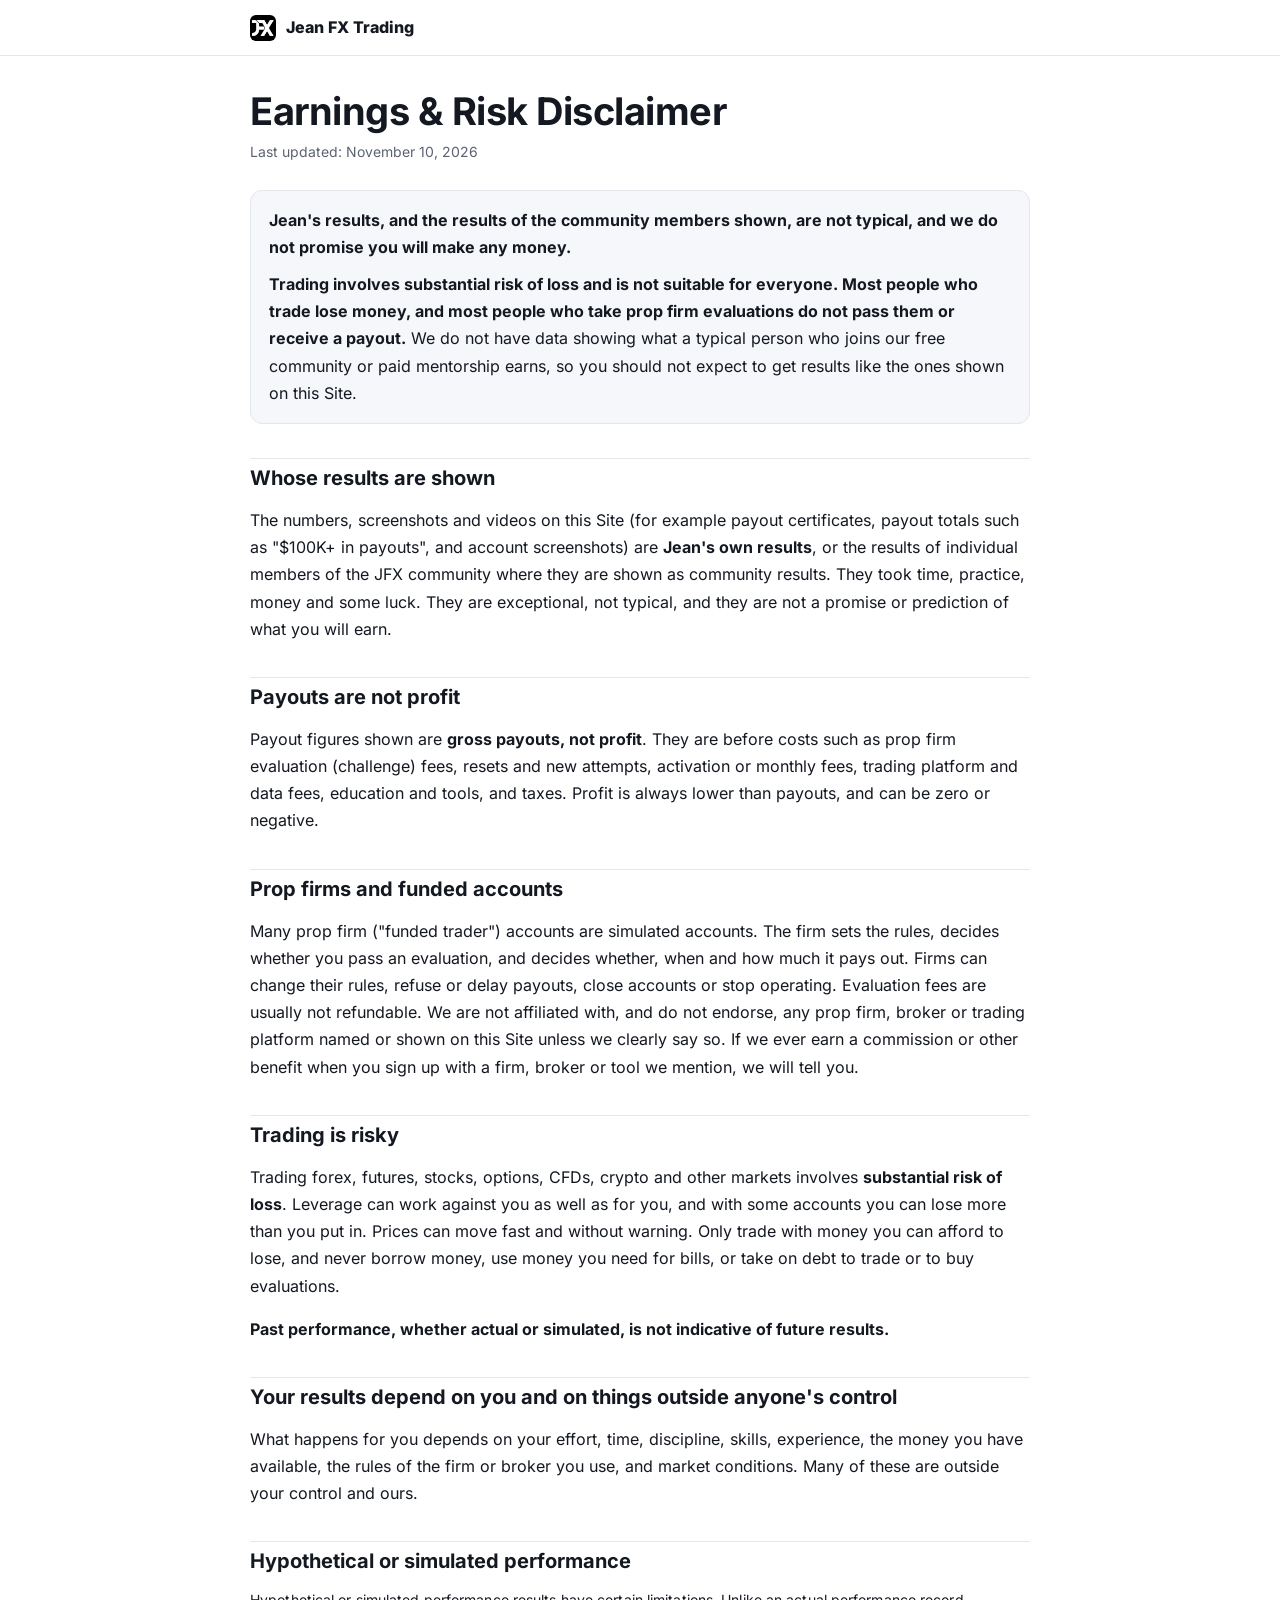
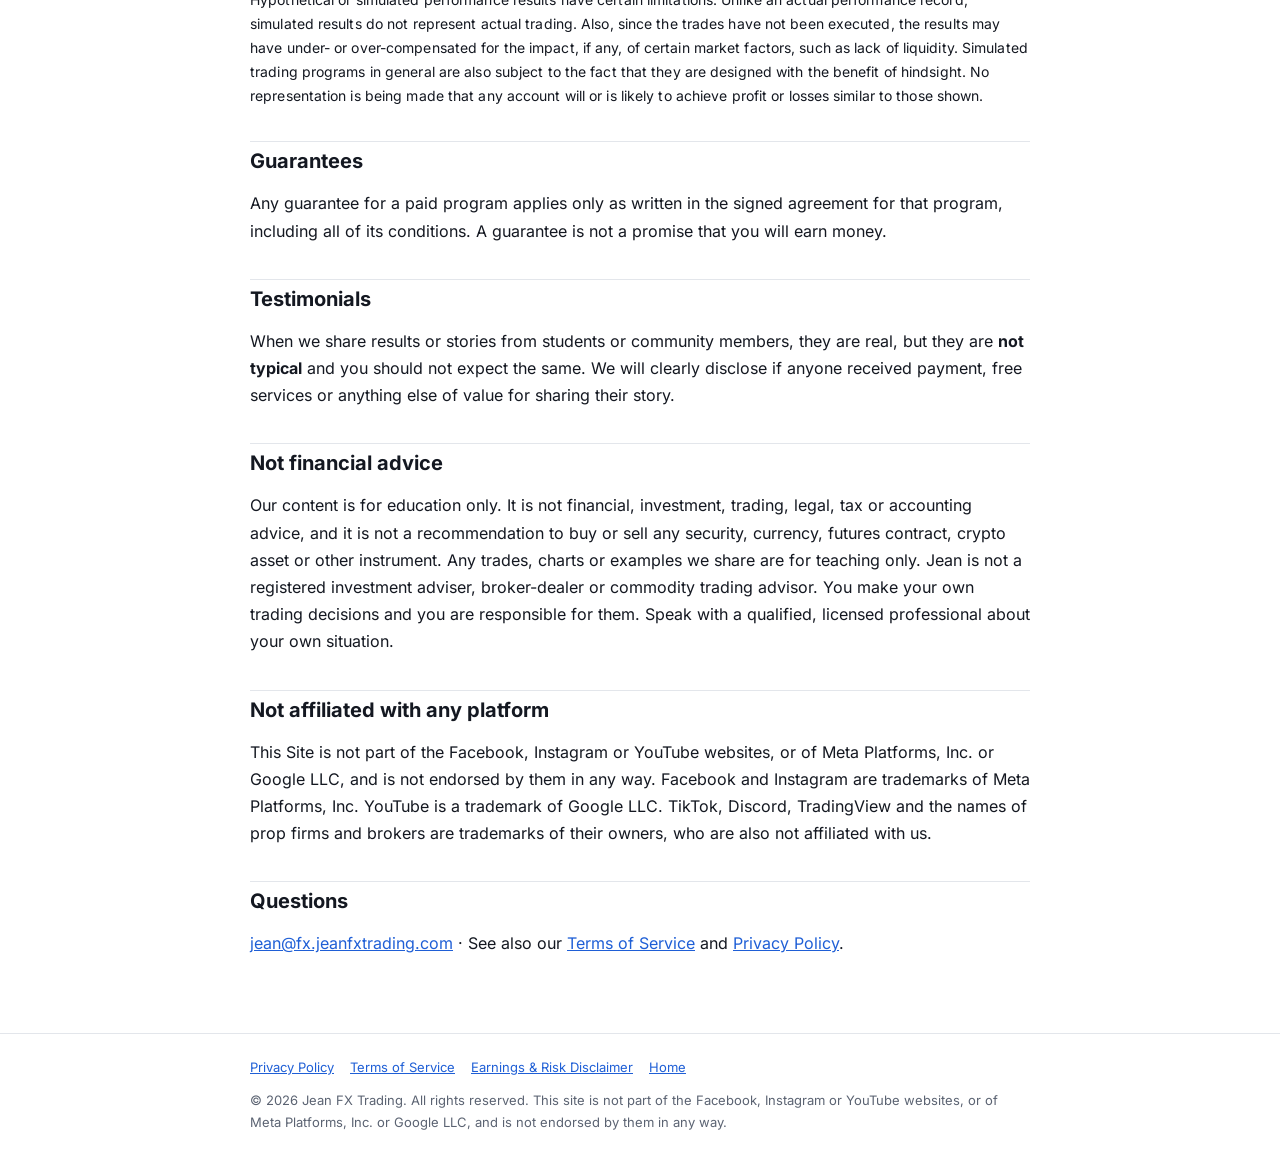
<file: disclaimer/index.html>
<!doctype html>
<html lang="en">
<head>
<meta charset="utf-8">
<meta name="viewport" content="width=device-width, initial-scale=1">
<title>Earnings &amp; Risk Disclaimer | Jean FX Trading</title>
<meta name="description" content="Jean's results are not typical. Trading involves substantial risk of loss and most people who trade lose money. Read the full earnings and risk disclaimer.">
<link rel="canonical" href="https://jeanfxtrading.com/disclaimer">
<link rel="icon" href="/favicon.ico" sizes="any">
<link rel="apple-touch-icon" href="/apple-touch-icon.png">
<link rel="preload" href="/assets/site/fonts/inter-latin.woff2" as="font" type="font/woff2" crossorigin>
<link rel="stylesheet" href="/assets/legal.css">
</head>
<body>
<header class="top"><div><a href="/discord"><img src="/assets/site/jfx-logo.png" width="26" height="26" alt="">Jean FX Trading</a></div></header>
<main>
<h1>Earnings &amp; Risk Disclaimer</h1>
<p class="updated">Last updated: November 10, 2026</p>

<div class="box">
  <p><strong>Jean's results, and the results of the community members shown, are not typical, and we do not promise you
  will make any money.</strong></p>
  <p><strong>Trading involves substantial risk of loss and is not suitable for everyone. Most people who trade lose money,
  and most people who take prop firm evaluations do not pass them or receive a payout.</strong> We do not have data
  showing what a typical person who joins our free community or paid mentorship earns, so you should not expect to get
  results like the ones shown on this Site.</p>
</div>

<h2>Whose results are shown</h2>
<p>The numbers, screenshots and videos on this Site (for example payout certificates, payout totals such as "$100K+ in
payouts", and account screenshots) are <strong>Jean's own results</strong>, or the results of individual members of
the JFX community where they are shown as community results. They took time, practice, money and some luck. They are
exceptional, not typical, and they are not a promise or prediction of what you will earn.</p>

<h2>Payouts are not profit</h2>
<p>Payout figures shown are <strong>gross payouts, not profit</strong>. They are before costs such as prop firm
evaluation (challenge) fees, resets and new attempts, activation or monthly fees, trading platform and data fees,
education and tools, and taxes. Profit is always lower than payouts, and can be zero or negative.</p>

<h2>Prop firms and funded accounts</h2>
<p>Many prop firm ("funded trader") accounts are simulated accounts. The firm sets the rules, decides whether you pass an
evaluation, and decides whether, when and how much it pays out. Firms can change their rules, refuse or delay payouts,
close accounts or stop operating. Evaluation fees are usually not refundable. We are not affiliated with, and do not
endorse, any prop firm, broker or trading platform named or shown on this Site unless we clearly say so. If we ever earn a
commission or other benefit when you sign up with a firm, broker or tool we mention, we will tell you.</p>

<h2>Trading is risky</h2>
<p>Trading forex, futures, stocks, options, CFDs, crypto and other markets involves <strong>substantial risk of
loss</strong>. Leverage can work against you as well as for you, and with some accounts you can lose more than you put
in. Prices can move fast and without warning. Only trade with money you can afford to lose, and never borrow money,
use money you need for bills, or take on debt to trade or to buy evaluations.</p>
<p><strong>Past performance, whether actual or simulated, is not indicative of future results.</strong></p>

<h2>Your results depend on you and on things outside anyone's control</h2>
<p>What happens for you depends on your effort, time, discipline, skills, experience, the money you have available, the
rules of the firm or broker you use, and market conditions. Many of these are outside your control and ours.</p>

<h2>Hypothetical or simulated performance</h2>
<p class="caps">Hypothetical or simulated performance results have certain limitations. Unlike an actual performance
record, simulated results do not represent actual trading. Also, since the trades have not been executed, the results may
have under- or over-compensated for the impact, if any, of certain market factors, such as lack of liquidity. Simulated
trading programs in general are also subject to the fact that they are designed with the benefit of hindsight. No
representation is being made that any account will or is likely to achieve profit or losses similar to those shown.</p>

<h2>Guarantees</h2>
<p>Any guarantee for a paid program applies only as written in the signed agreement for that program, including all of its
conditions. A guarantee is not a promise that you will earn money.</p>

<h2>Testimonials</h2>
<p>When we share results or stories from students or community members, they are real, but they are <strong>not
typical</strong> and you should not expect the same. We will clearly disclose if anyone received payment, free services
or anything else of value for sharing their story.</p>

<h2>Not financial advice</h2>
<p>Our content is for education only. It is not financial, investment, trading, legal, tax or accounting advice, and it is
not a recommendation to buy or sell any security, currency, futures contract, crypto asset or other instrument. Any
trades, charts or examples we share are for teaching only. Jean is not a registered investment adviser, broker-dealer or
commodity trading advisor. You make your own trading decisions and you are responsible for them. Speak with a qualified,
licensed professional about your own situation.</p>

<h2>Not affiliated with any platform</h2>
<p>This Site is not part of the Facebook, Instagram or YouTube websites, or of Meta Platforms, Inc. or Google LLC, and is not
endorsed by them in any way. Facebook and Instagram are trademarks of Meta Platforms, Inc. YouTube is a trademark of Google
LLC. TikTok, Discord, TradingView and the names of prop firms and brokers are trademarks of their owners, who are also not
affiliated with us.</p>

<h2>Questions</h2>
<p><a href="mailto:jean@fx.jeanfxtrading.com">jean@fx.jeanfxtrading.com</a> · See also our
<a href="/terms">Terms of Service</a> and <a href="/privacy">Privacy Policy</a>.</p>
</main>
<footer><div>
  <nav><a href="/privacy">Privacy Policy</a><a href="/terms">Terms of Service</a><a href="/disclaimer">Earnings &amp; Risk Disclaimer</a><a href="/discord">Home</a></nav>
  © 2026 Jean FX Trading. All rights reserved. This site is not part of the Facebook, Instagram or YouTube websites, or of
  Meta Platforms, Inc. or Google LLC, and is not endorsed by them in any way.
</div></footer>
</body>
</html>
</file>
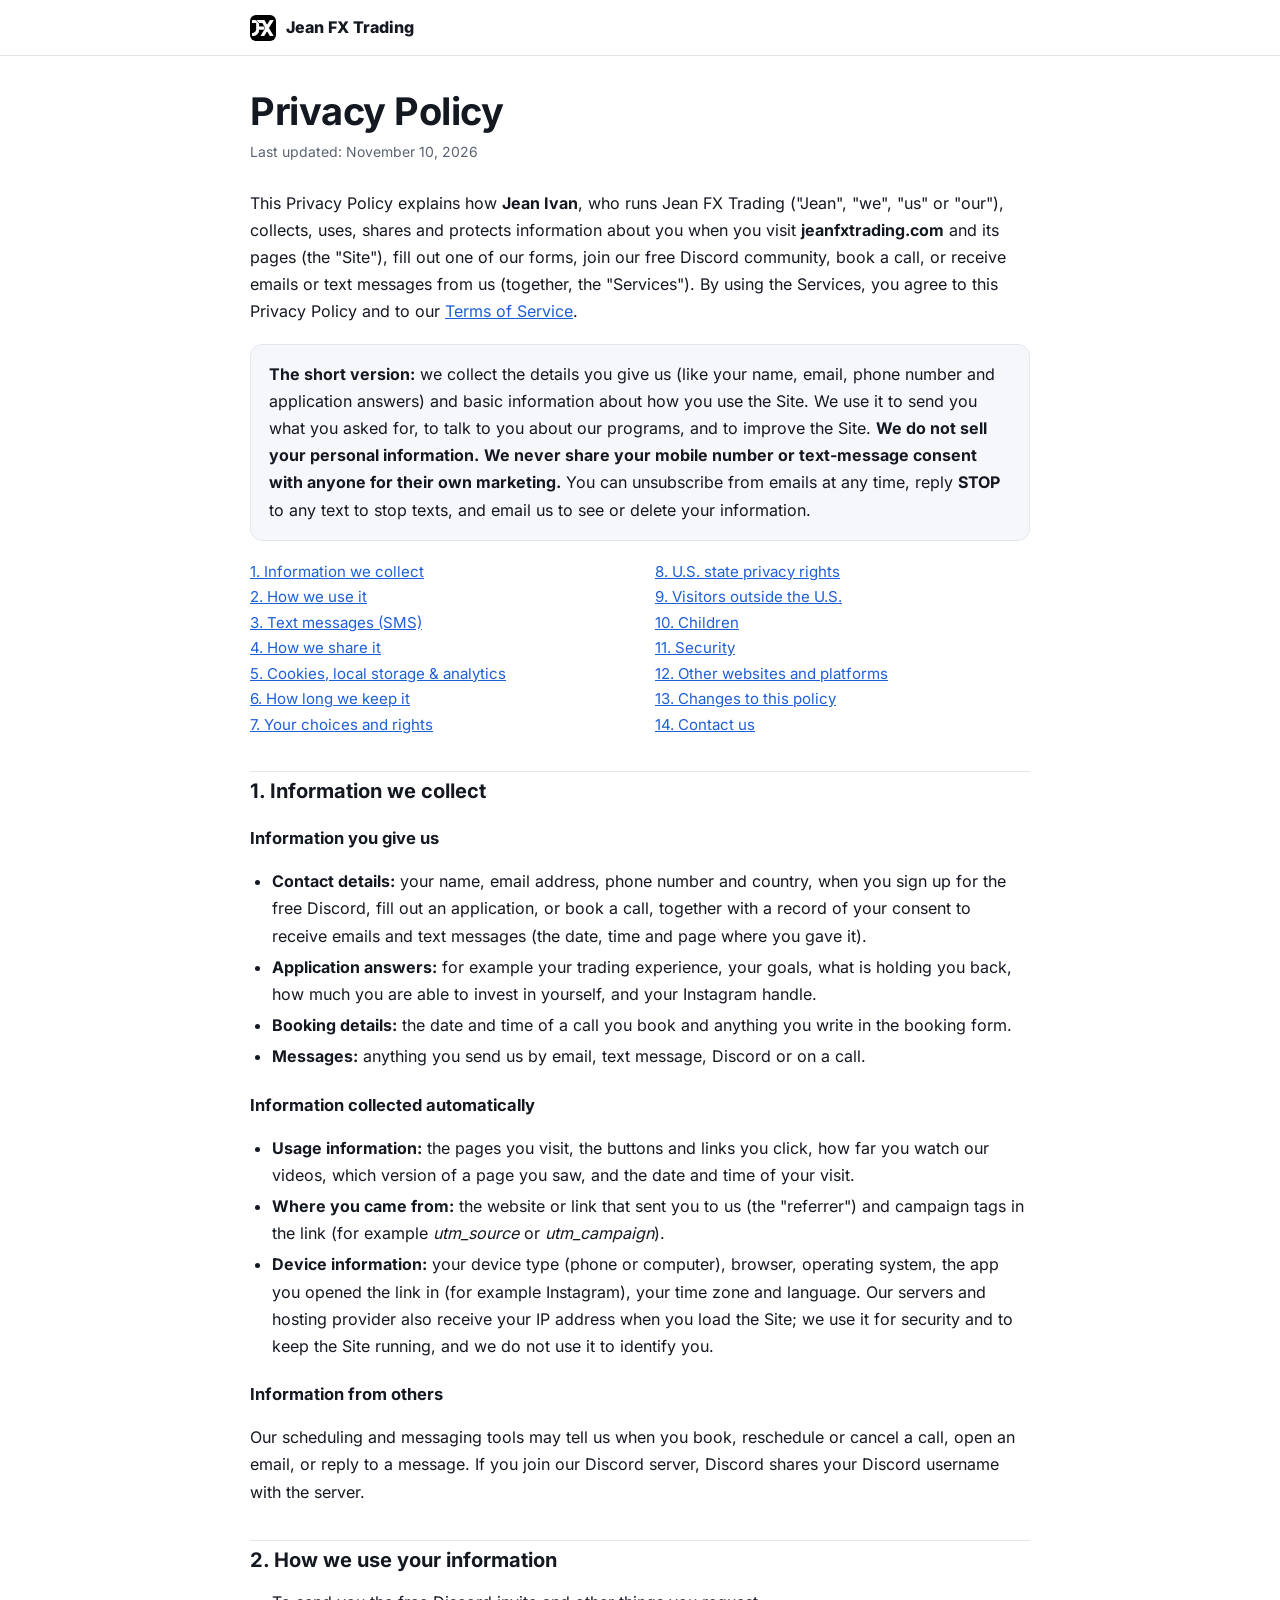
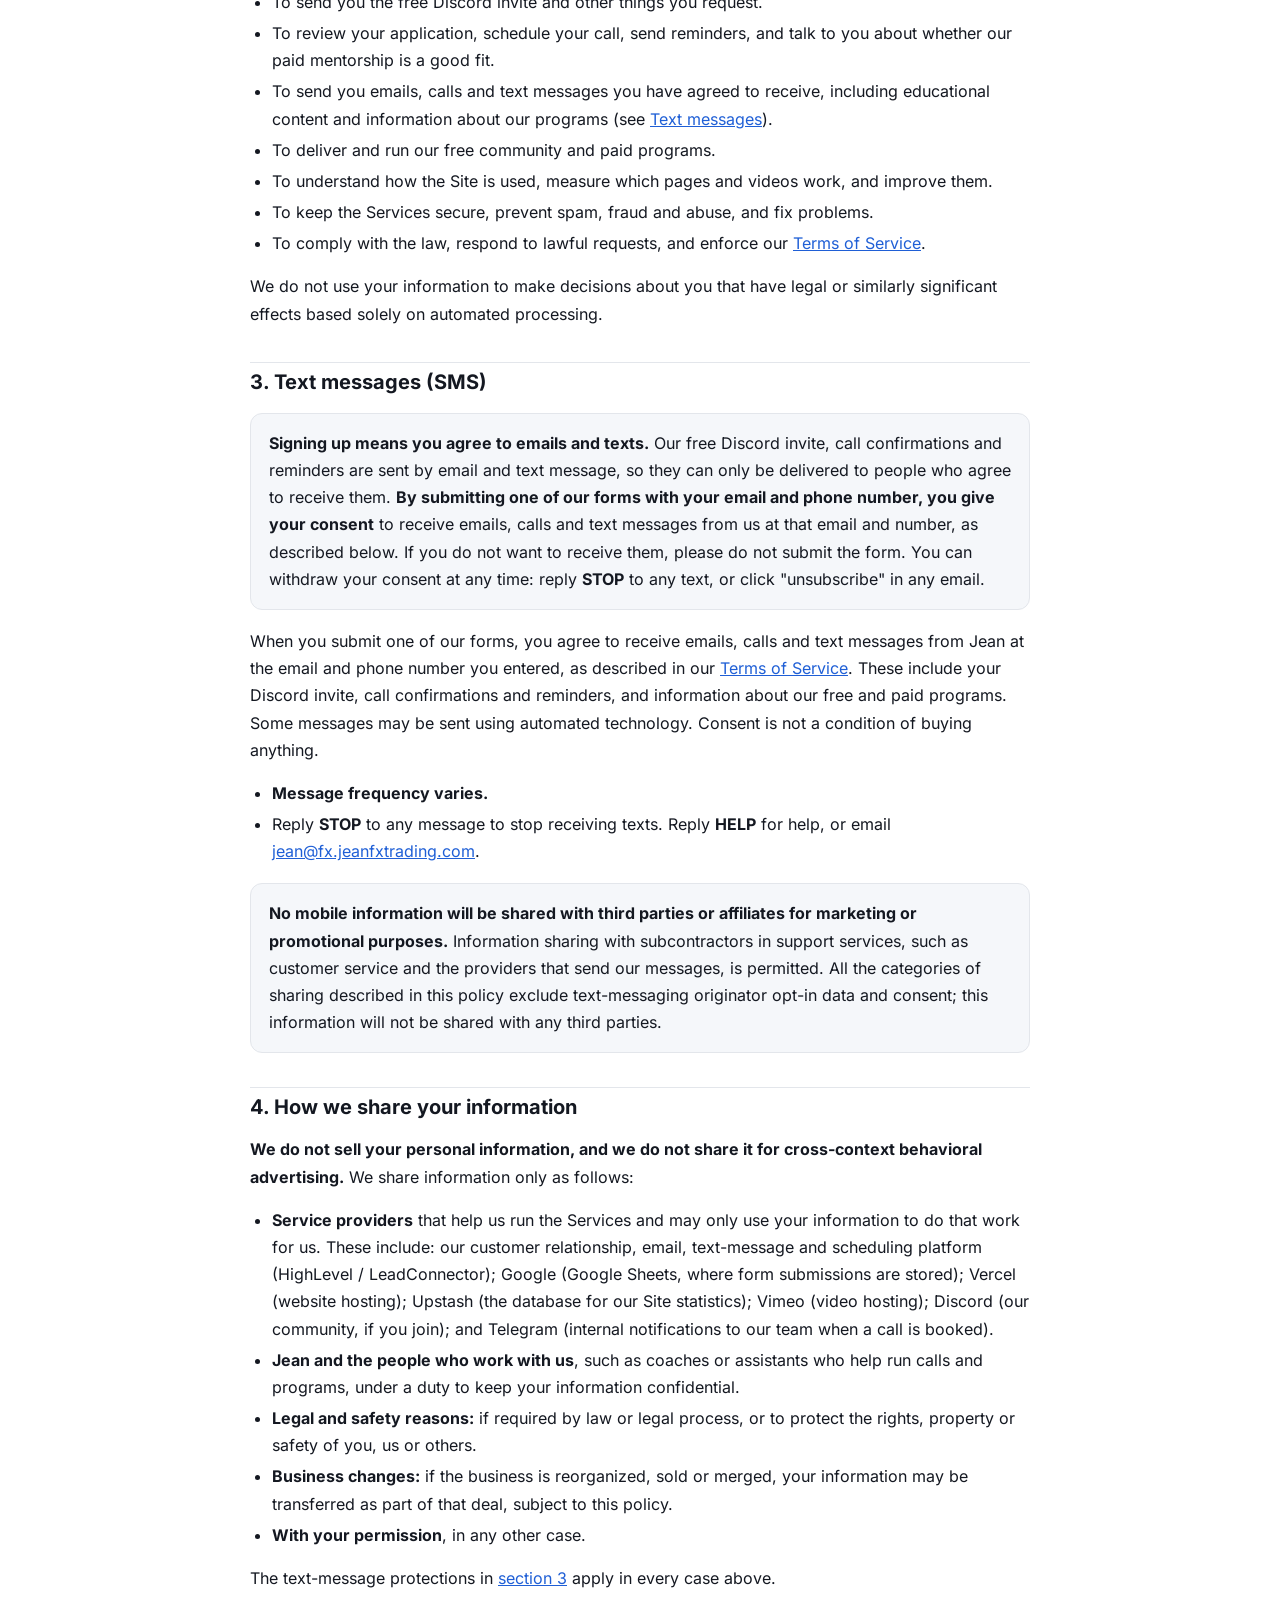
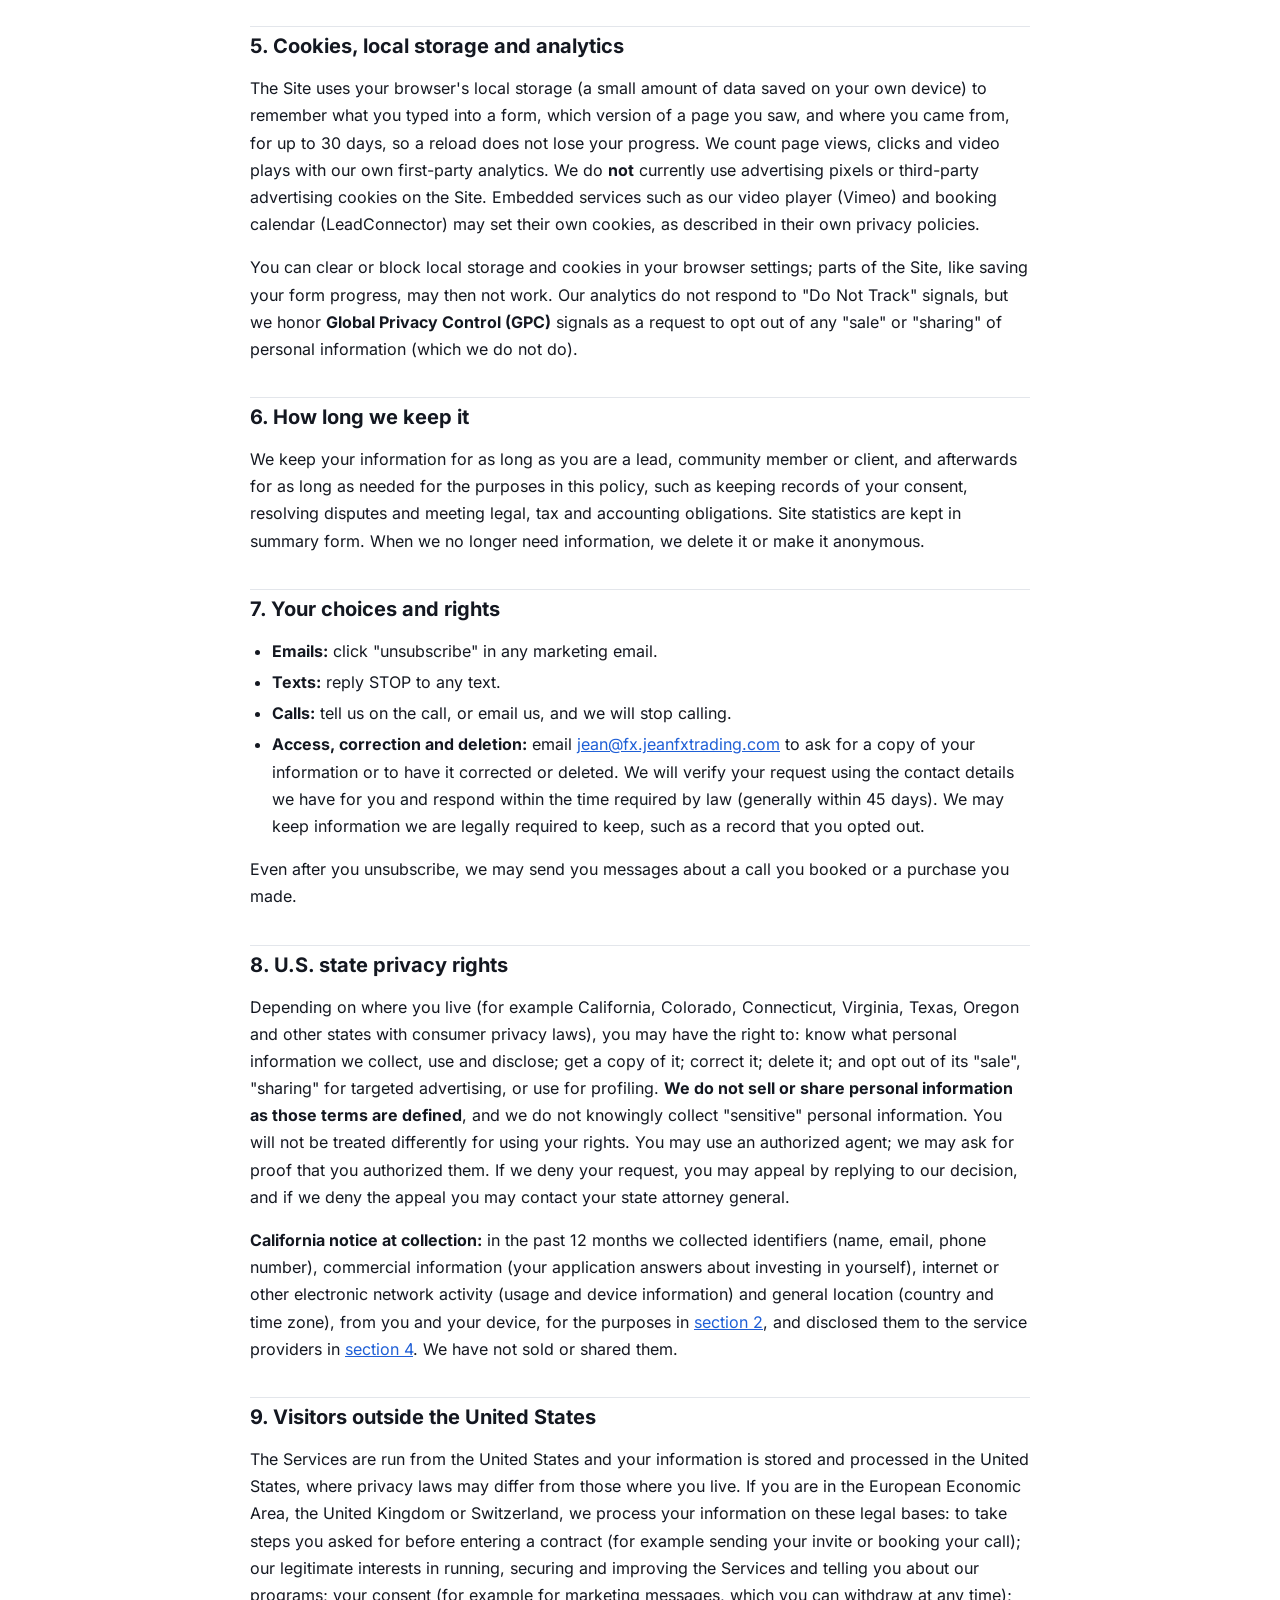
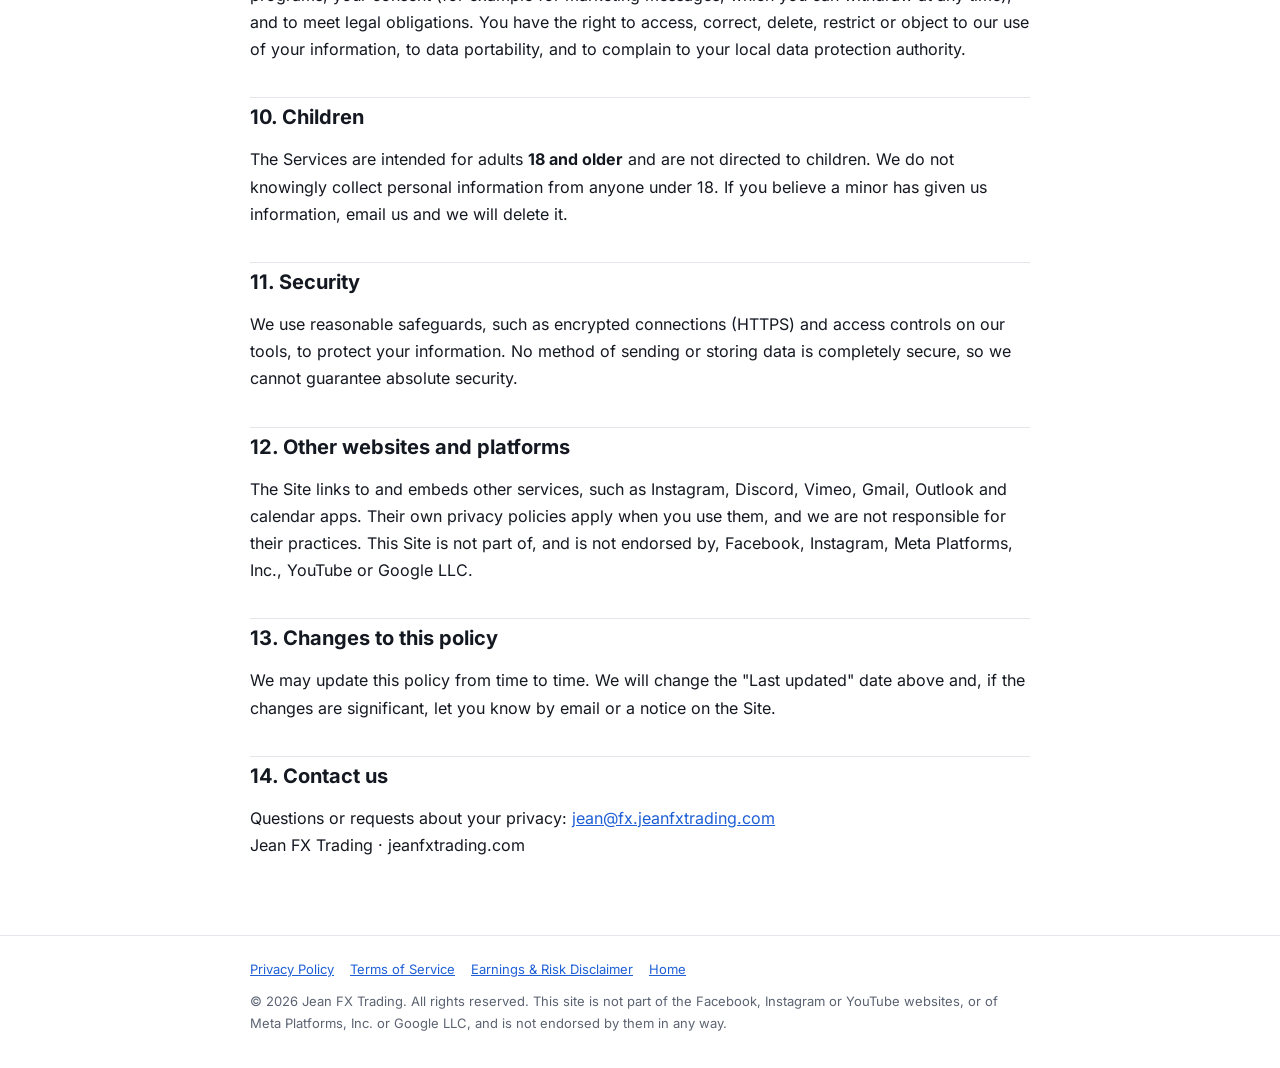
<file: privacy/index.html>
<!doctype html>
<html lang="en">
<head>
<meta charset="utf-8">
<meta name="viewport" content="width=device-width, initial-scale=1">
<title>Privacy Policy | Jean FX Trading</title>
<meta name="description" content="How Jean collects, uses, shares and protects your information, including text messages.">
<link rel="canonical" href="https://jeanfxtrading.com/privacy">
<link rel="icon" href="/favicon.ico" sizes="any">
<link rel="apple-touch-icon" href="/apple-touch-icon.png">
<link rel="preload" href="/assets/site/fonts/inter-latin.woff2" as="font" type="font/woff2" crossorigin>
<link rel="stylesheet" href="/assets/legal.css">
</head>
<body>
<header class="top"><div><a href="/discord"><img src="/assets/site/jfx-logo.png" width="26" height="26" alt="">Jean FX Trading</a></div></header>
<main>
<h1>Privacy Policy</h1>
<p class="updated">Last updated: November 10, 2026</p>

<p>This Privacy Policy explains how <strong>Jean Ivan</strong>, who runs Jean FX Trading ("Jean", "we", "us" or "our"),
collects, uses, shares and protects information about you when you visit <strong>jeanfxtrading.com</strong> and its pages
(the "Site"), fill out one of our forms, join our free Discord community, book a call, or receive emails or text messages
from us (together, the "Services"). By using the Services, you agree to this Privacy Policy and to our
<a href="/terms">Terms of Service</a>.</p>

<div class="box">
  <p><strong>The short version:</strong> we collect the details you give us (like your name, email, phone number and
  application answers) and basic information about how you use the Site. We use it to send you what you asked for,
  to talk to you about our programs, and to improve the Site. <strong>We do not sell your personal information.</strong>
  <strong>We never share your mobile number or text-message consent with anyone for their own marketing.</strong>
  You can unsubscribe from emails at any time, reply <strong>STOP</strong> to any text to stop texts, and email us
  to see or delete your information.</p>
</div>

<p class="toc">
  <a href="#collect">1. Information we collect</a><br>
  <a href="#use">2. How we use it</a><br>
  <a href="#sms">3. Text messages (SMS)</a><br>
  <a href="#share">4. How we share it</a><br>
  <a href="#cookies">5. Cookies, local storage &amp; analytics</a><br>
  <a href="#retention">6. How long we keep it</a><br>
  <a href="#choices">7. Your choices and rights</a><br>
  <a href="#states">8. U.S. state privacy rights</a><br>
  <a href="#intl">9. Visitors outside the U.S.</a><br>
  <a href="#children">10. Children</a><br>
  <a href="#security">11. Security</a><br>
  <a href="#links">12. Other websites and platforms</a><br>
  <a href="#changes">13. Changes to this policy</a><br>
  <a href="#contact">14. Contact us</a>
</p>

<h2 id="collect">1. Information we collect</h2>
<h3>Information you give us</h3>
<ul>
  <li><strong>Contact details:</strong> your name, email address, phone number and country, when you sign up for the
    free Discord, fill out an application, or book a call, together with a record of your consent to receive emails
    and text messages (the date, time and page where you gave it).</li>
  <li><strong>Application answers:</strong> for example your trading experience, your goals, what is holding you back,
    how much you are able to invest in yourself, and your Instagram handle.</li>
  <li><strong>Booking details:</strong> the date and time of a call you book and anything you write in the booking form.</li>
  <li><strong>Messages:</strong> anything you send us by email, text message, Discord or on a call.</li>
</ul>
<h3>Information collected automatically</h3>
<ul>
  <li><strong>Usage information:</strong> the pages you visit, the buttons and links you click, how far you watch our
    videos, which version of a page you saw, and the date and time of your visit.</li>
  <li><strong>Where you came from:</strong> the website or link that sent you to us (the "referrer") and campaign tags
    in the link (for example <em>utm_source</em> or <em>utm_campaign</em>).</li>
  <li><strong>Device information:</strong> your device type (phone or computer), browser, operating system, the app you
    opened the link in (for example Instagram), your time zone and language. Our servers and hosting provider also
    receive your IP address when you load the Site; we use it for security and to keep the Site running, and we do not
    use it to identify you.</li>
</ul>
<h3>Information from others</h3>
<p>Our scheduling and messaging tools may tell us when you book, reschedule or cancel a call, open an email, or reply to a
message. If you join our Discord server, Discord shares your Discord username with the server.</p>

<h2 id="use">2. How we use your information</h2>
<ul>
  <li>To send you the free Discord invite and other things you request.</li>
  <li>To review your application, schedule your call, send reminders, and talk to you about whether our paid
    mentorship is a good fit.</li>
  <li>To send you emails, calls and text messages you have agreed to receive, including educational content and
    information about our programs (see <a href="#sms">Text messages</a>).</li>
  <li>To deliver and run our free community and paid programs.</li>
  <li>To understand how the Site is used, measure which pages and videos work, and improve them.</li>
  <li>To keep the Services secure, prevent spam, fraud and abuse, and fix problems.</li>
  <li>To comply with the law, respond to lawful requests, and enforce our <a href="/terms">Terms of Service</a>.</li>
</ul>
<p>We do not use your information to make decisions about you that have legal or similarly significant effects based
solely on automated processing.</p>

<h2 id="sms">3. Text messages (SMS)</h2>
<div class="box">
  <p><strong>Signing up means you agree to emails and texts.</strong> Our free Discord invite, call confirmations and
  reminders are sent by email and text message, so they can only be delivered to people who agree to receive them.
  <strong>By submitting one of our forms with your email and phone number, you give your consent</strong> to receive
  emails, calls and text messages from us at that email and number, as described below. If you do
  not want to receive them, please do not submit the form. You can withdraw your consent at any time: reply
  <strong>STOP</strong> to any text, or click "unsubscribe" in any email.</p>
</div>
<p>When you submit one of our forms, you agree to receive emails, calls and text messages from Jean at the email and phone
number you entered, as described in our <a href="/terms#sms">Terms of Service</a>. These include your Discord invite, call
confirmations and reminders, and information about our free and paid programs. Some messages may be sent using automated
technology. Consent is not a condition of buying anything.</p>
<ul>
  <li><strong>Message frequency varies.</strong></li>
  <li>Reply <strong>STOP</strong> to any message to stop receiving texts. Reply <strong>HELP</strong> for help, or
    email <a href="mailto:jean@fx.jeanfxtrading.com">jean@fx.jeanfxtrading.com</a>.</li>
</ul>
<div class="box">
  <p><strong>No mobile information will be shared with third parties or affiliates for marketing or promotional
  purposes.</strong> Information sharing with subcontractors in support services, such as customer service and the
  providers that send our messages, is permitted. All the categories of sharing described in this policy exclude
  text-messaging originator opt-in data and consent; this information will not be shared with any third parties.</p>
</div>

<h2 id="share">4. How we share your information</h2>
<p><strong>We do not sell your personal information, and we do not share it for cross-context behavioral advertising.</strong>
We share information only as follows:</p>
<ul>
  <li><strong>Service providers</strong> that help us run the Services and may only use your information to do that work
    for us. These include: our customer relationship, email, text-message and scheduling platform (HighLevel /
    LeadConnector); Google (Google Sheets, where form submissions are stored); Vercel (website hosting); Upstash (the
    database for our Site statistics); Vimeo (video hosting); Discord (our community, if you join); and Telegram
    (internal notifications to our team when a call is booked).</li>
  <li><strong>Jean and the people who work with us</strong>, such as coaches or assistants who help run calls and programs,
    under a duty to keep your information confidential.</li>
  <li><strong>Legal and safety reasons:</strong> if required by law or legal process, or to protect the rights, property
    or safety of you, us or others.</li>
  <li><strong>Business changes:</strong> if the business is reorganized, sold or merged, your information may be
    transferred as part of that deal, subject to this policy.</li>
  <li><strong>With your permission</strong>, in any other case.</li>
</ul>
<p>The text-message protections in <a href="#sms">section 3</a> apply in every case above.</p>

<h2 id="cookies">5. Cookies, local storage and analytics</h2>
<p>The Site uses your browser's local storage (a small amount of data saved on your own device) to remember what you typed
into a form, which version of a page you saw, and where you came from, for up to 30 days, so a reload does not lose your
progress. We count page views, clicks and video plays with our own first-party analytics. We do <strong>not</strong>
currently use advertising pixels or third-party advertising cookies on the Site. Embedded services such as our video
player (Vimeo) and booking calendar (LeadConnector) may set their own cookies, as described in their own privacy policies.</p>
<p>You can clear or block local storage and cookies in your browser settings; parts of the Site, like saving your form
progress, may then not work. Our analytics do not respond to "Do Not Track" signals, but we honor
<strong>Global Privacy Control (GPC)</strong> signals as a request to opt out of any "sale" or "sharing" of personal
information (which we do not do).</p>

<h2 id="retention">6. How long we keep it</h2>
<p>We keep your information for as long as you are a lead, community member or client, and afterwards for as long as
needed for the purposes in this policy, such as keeping records of your consent, resolving disputes and meeting legal,
tax and accounting obligations. Site statistics are kept in summary form. When we no longer need information, we delete
it or make it anonymous.</p>

<h2 id="choices">7. Your choices and rights</h2>
<ul>
  <li><strong>Emails:</strong> click "unsubscribe" in any marketing email.</li>
  <li><strong>Texts:</strong> reply STOP to any text.</li>
  <li><strong>Calls:</strong> tell us on the call, or email us, and we will stop calling.</li>
  <li><strong>Access, correction and deletion:</strong> email <a href="mailto:jean@fx.jeanfxtrading.com">jean@fx.jeanfxtrading.com</a>
    to ask for a copy of your information or to have it corrected or deleted. We will verify your request using the
    contact details we have for you and respond within the time required by law (generally within 45 days). We may keep
    information we are legally required to keep, such as a record that you opted out.</li>
</ul>
<p>Even after you unsubscribe, we may send you messages about a call you booked or a purchase you made.</p>

<h2 id="states">8. U.S. state privacy rights</h2>
<p>Depending on where you live (for example California, Colorado, Connecticut, Virginia, Texas, Oregon and other states
with consumer privacy laws), you may have the right to: know what personal information we collect, use and disclose;
get a copy of it; correct it; delete it; and opt out of its "sale", "sharing" for targeted advertising, or use for
profiling. <strong>We do not sell or share personal information as those terms are defined</strong>, and we do not
knowingly collect "sensitive" personal information. You will not be treated differently for using your rights. You may
use an authorized agent; we may ask for proof that you authorized them. If we deny your request, you may appeal by
replying to our decision, and if we deny the appeal you may contact your state attorney general.</p>
<p><strong>California notice at collection:</strong> in the past 12 months we collected identifiers (name, email, phone
number), commercial information (your application answers about investing in yourself), internet or other electronic
network activity (usage and device information) and general location (country and time zone), from you and your device,
for the purposes in <a href="#use">section 2</a>, and disclosed them to the service providers in
<a href="#share">section 4</a>. We have not sold or shared them.</p>

<h2 id="intl">9. Visitors outside the United States</h2>
<p>The Services are run from the United States and your information is stored and processed in the United States, where
privacy laws may differ from those where you live. If you are in the European Economic Area, the United Kingdom or
Switzerland, we process your information on these legal bases: to take steps you asked for before entering a contract
(for example sending your invite or booking your call); our legitimate interests in running, securing and improving the
Services and telling you about our programs; your consent (for example for marketing messages, which you can withdraw at
any time); and to meet legal obligations. You have the right to access, correct, delete, restrict or object to our use of
your information, to data portability, and to complain to your local data protection authority.</p>

<h2 id="children">10. Children</h2>
<p>The Services are intended for adults <strong>18 and older</strong> and are not directed to children. We do not knowingly
collect personal information from anyone under 18. If you believe a minor has given us information, email us and we will
delete it.</p>

<h2 id="security">11. Security</h2>
<p>We use reasonable safeguards, such as encrypted connections (HTTPS) and access controls on our tools, to protect your
information. No method of sending or storing data is completely secure, so we cannot guarantee absolute security.</p>

<h2 id="links">12. Other websites and platforms</h2>
<p>The Site links to and embeds other services, such as Instagram, Discord, Vimeo, Gmail, Outlook and calendar apps. Their
own privacy policies apply when you use them, and we are not responsible for their practices. This Site is not part of, and
is not endorsed by, Facebook, Instagram, Meta Platforms, Inc., YouTube or Google LLC.</p>

<h2 id="changes">13. Changes to this policy</h2>
<p>We may update this policy from time to time. We will change the "Last updated" date above and, if the changes are
significant, let you know by email or a notice on the Site.</p>

<h2 id="contact">14. Contact us</h2>
<p>Questions or requests about your privacy: <a href="mailto:jean@fx.jeanfxtrading.com">jean@fx.jeanfxtrading.com</a><br>
Jean FX Trading · jeanfxtrading.com</p>
</main>
<footer><div>
  <nav><a href="/privacy">Privacy Policy</a><a href="/terms">Terms of Service</a><a href="/disclaimer">Earnings &amp; Risk Disclaimer</a><a href="/discord">Home</a></nav>
  © 2026 Jean FX Trading. All rights reserved. This site is not part of the Facebook, Instagram or YouTube websites, or of
  Meta Platforms, Inc. or Google LLC, and is not endorsed by them in any way.
</div></footer>
</body>
</html>
</file>
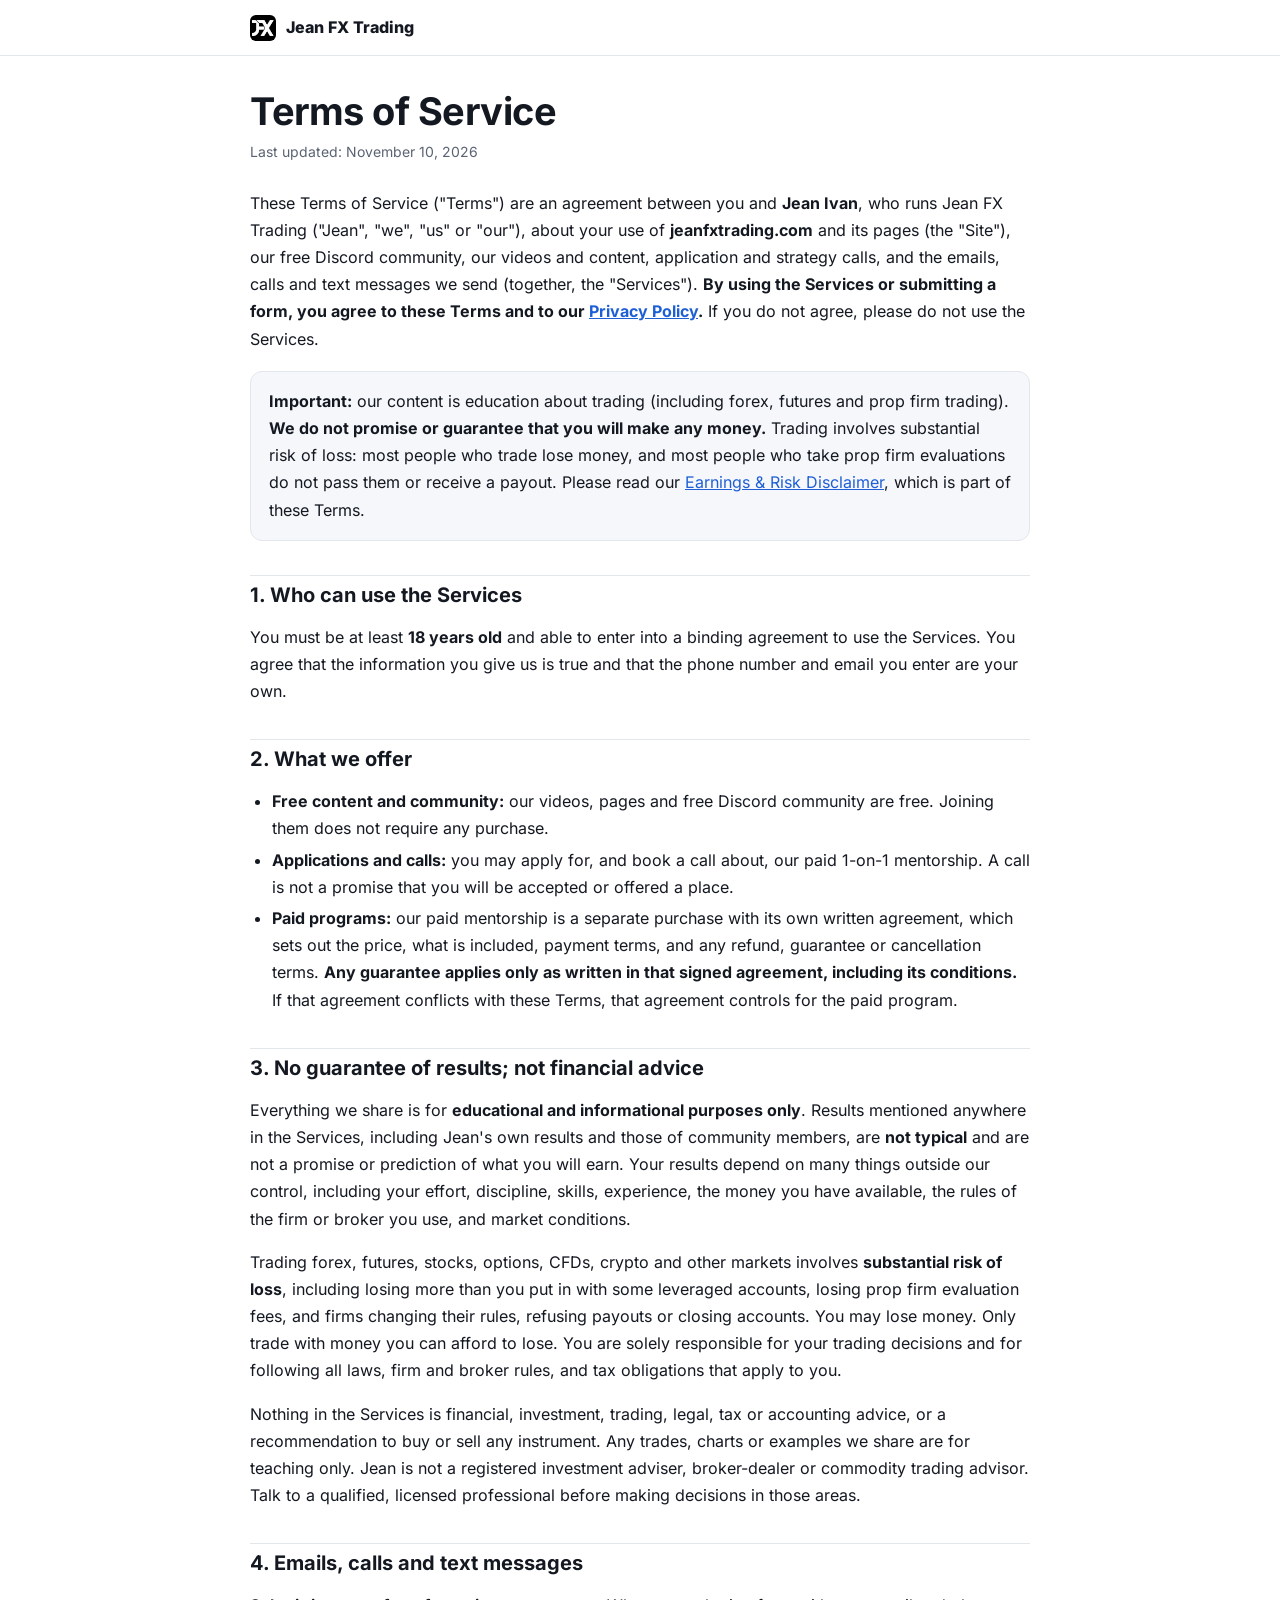
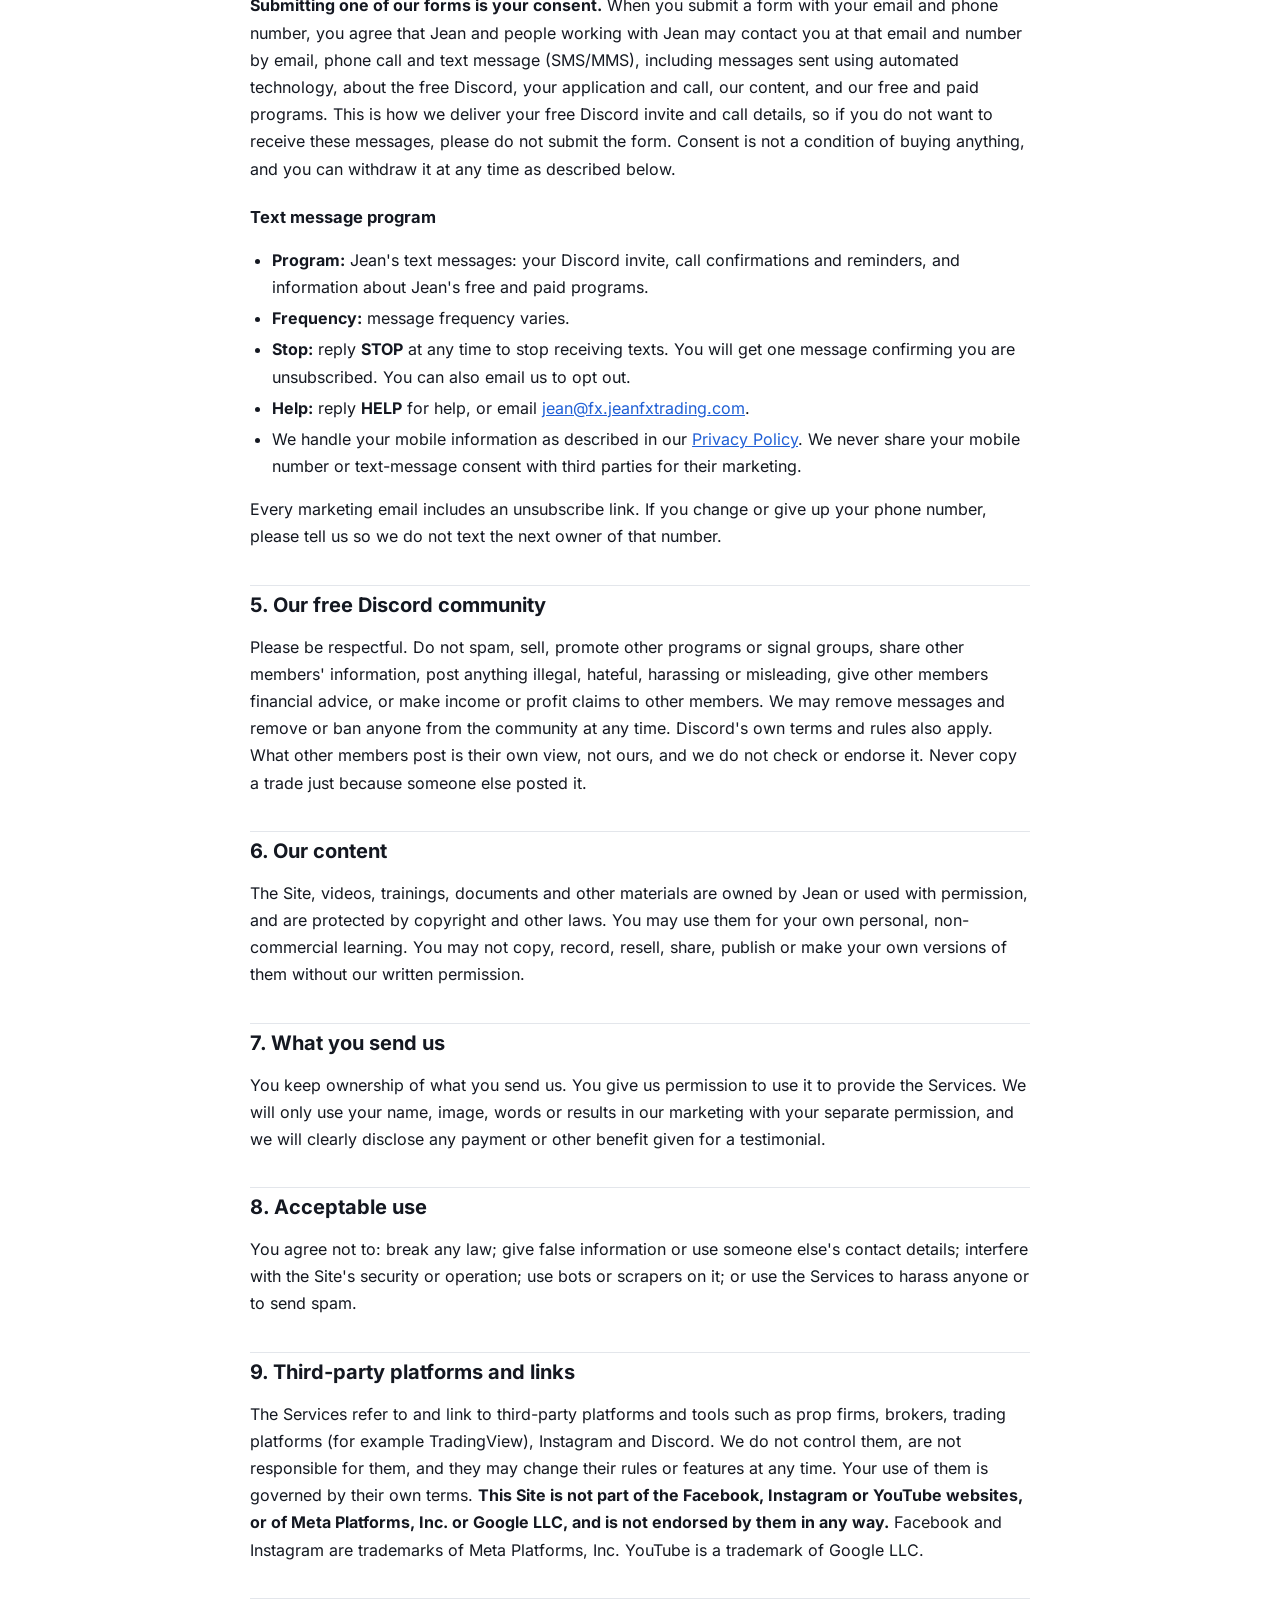
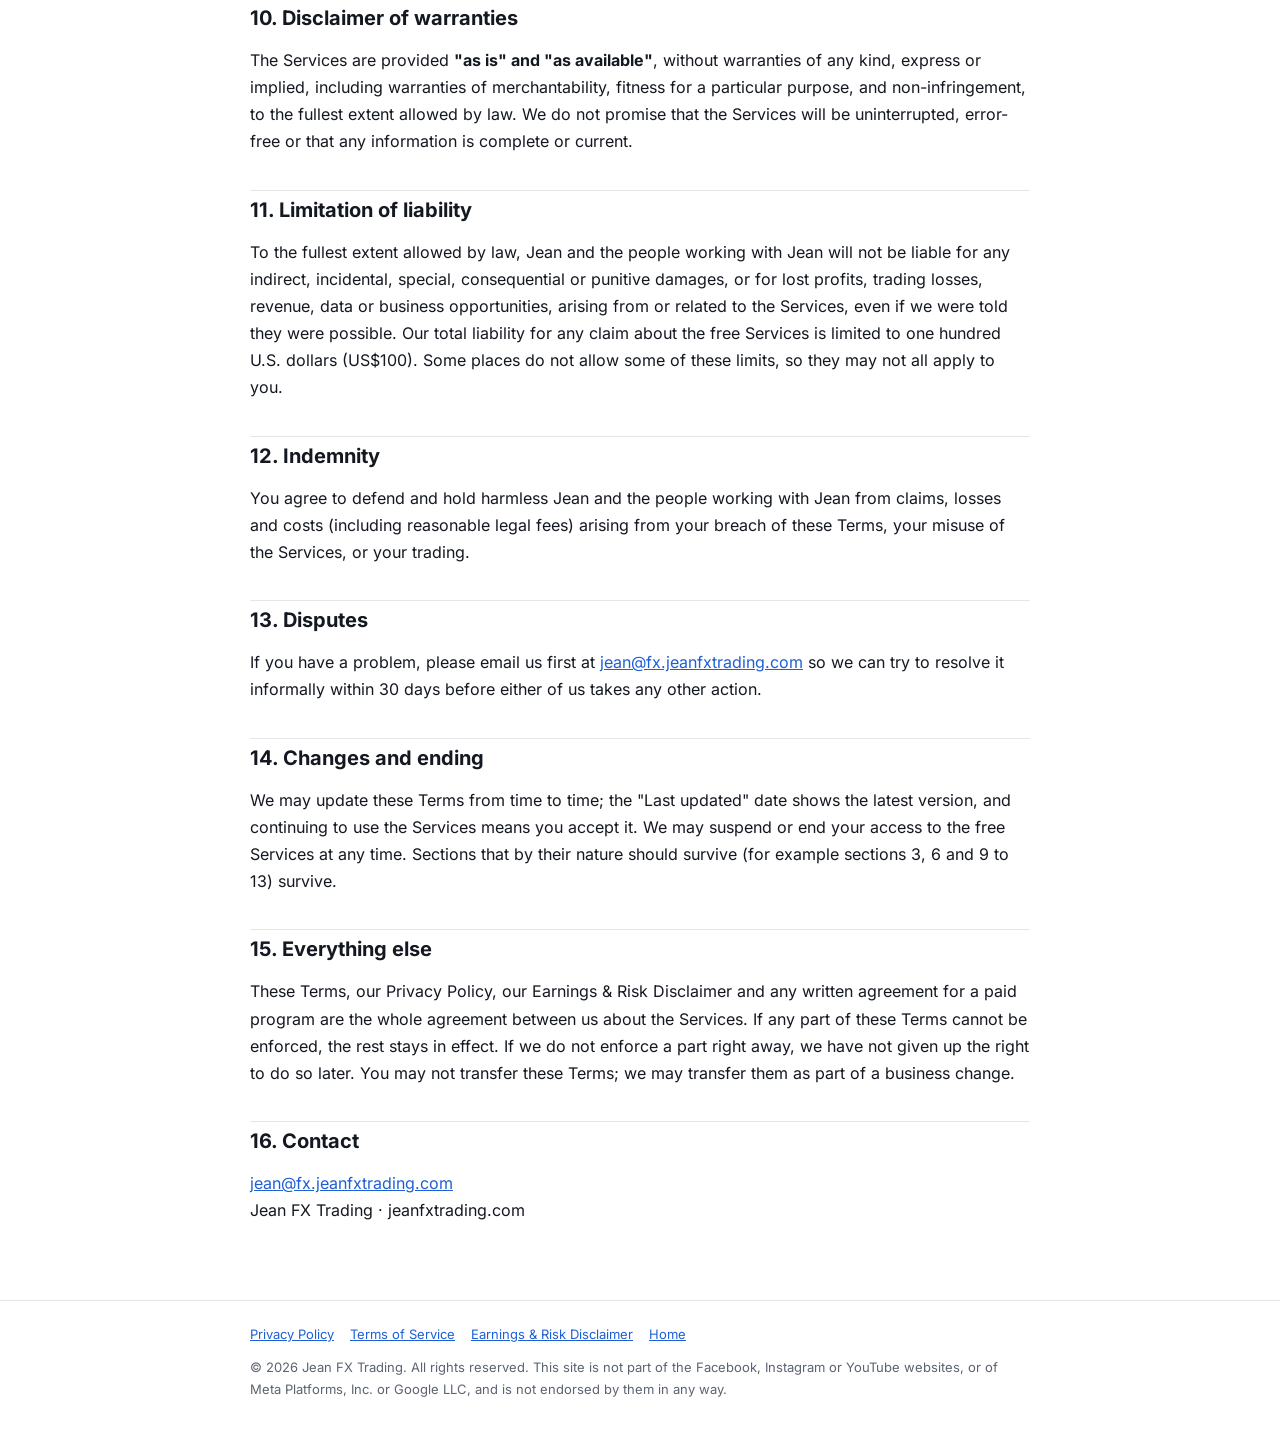
<file: terms/index.html>
<!doctype html>
<html lang="en">
<head>
<meta charset="utf-8">
<meta name="viewport" content="width=device-width, initial-scale=1">
<title>Terms of Service | Jean FX Trading</title>
<meta name="description" content="The terms for using jeanfxtrading.com, the free Discord community, our calls, emails and text messages.">
<link rel="canonical" href="https://jeanfxtrading.com/terms">
<link rel="icon" href="/favicon.ico" sizes="any">
<link rel="apple-touch-icon" href="/apple-touch-icon.png">
<link rel="preload" href="/assets/site/fonts/inter-latin.woff2" as="font" type="font/woff2" crossorigin>
<link rel="stylesheet" href="/assets/legal.css">
</head>
<body>
<header class="top"><div><a href="/discord"><img src="/assets/site/jfx-logo.png" width="26" height="26" alt="">Jean FX Trading</a></div></header>
<main>
<h1>Terms of Service</h1>
<p class="updated">Last updated: November 10, 2026</p>

<p>These Terms of Service ("Terms") are an agreement between you and <strong>Jean Ivan</strong>, who runs Jean FX Trading
("Jean", "we", "us" or "our"), about your use of <strong>jeanfxtrading.com</strong> and its pages (the "Site"), our free
Discord community, our videos and content, application and strategy calls, and the emails, calls and text messages we send
(together, the "Services"). <strong>By using the Services or submitting a form, you agree to these Terms and to our
<a href="/privacy">Privacy Policy</a>.</strong> If you do not agree, please do not use the Services.</p>

<div class="box">
  <p><strong>Important:</strong> our content is education about trading (including forex, futures and prop firm trading).
  <strong>We do not promise or guarantee that you will make any money.</strong> Trading involves substantial risk of
  loss: most people who trade lose money, and most people who take prop firm evaluations do not pass them or receive a
  payout. Please read our <a href="/disclaimer">Earnings &amp; Risk Disclaimer</a>, which is part of these Terms.</p>
</div>

<h2>1. Who can use the Services</h2>
<p>You must be at least <strong>18 years old</strong> and able to enter into a binding agreement to use the Services. You
agree that the information you give us is true and that the phone number and email you enter are your own.</p>

<h2>2. What we offer</h2>
<ul>
  <li><strong>Free content and community:</strong> our videos, pages and free Discord community are free. Joining them
    does not require any purchase.</li>
  <li><strong>Applications and calls:</strong> you may apply for, and book a call about, our paid 1-on-1 mentorship. A
    call is not a promise that you will be accepted or offered a place.</li>
  <li><strong>Paid programs:</strong> our paid mentorship is a separate purchase with its own written agreement, which
    sets out the price, what is included, payment terms, and any refund, guarantee or cancellation terms.
    <strong>Any guarantee applies only as written in that signed agreement, including its conditions.</strong> If that
    agreement conflicts with these Terms, that agreement controls for the paid program.</li>
</ul>

<h2>3. No guarantee of results; not financial advice</h2>
<p>Everything we share is for <strong>educational and informational purposes only</strong>. Results mentioned anywhere in
the Services, including Jean's own results and those of community members, are <strong>not typical</strong> and are not
a promise or prediction of what you will earn. Your results depend on many things outside our control, including your
effort, discipline, skills, experience, the money you have available, the rules of the firm or broker you use, and market
conditions.</p>
<p>Trading forex, futures, stocks, options, CFDs, crypto and other markets involves <strong>substantial risk of
loss</strong>, including losing more than you put in with some leveraged accounts, losing prop firm evaluation fees, and
firms changing their rules, refusing payouts or closing accounts. You may lose money. Only trade with money you can afford
to lose. You are solely responsible for your trading decisions and for following all laws, firm and broker rules, and tax
obligations that apply to you.</p>
<p>Nothing in the Services is financial, investment, trading, legal, tax or accounting advice, or a recommendation to buy
or sell any instrument. Any trades, charts or examples we share are for teaching only. Jean is not a registered investment
adviser, broker-dealer or commodity trading advisor. Talk to a qualified, licensed professional before making decisions in
those areas.</p>

<h2 id="sms">4. Emails, calls and text messages</h2>
<p><strong>Submitting one of our forms is your consent.</strong> When you submit a form with your email and phone
number, you agree that Jean and people working with Jean may contact you at that email and number by email, phone call and
text message (SMS/MMS), including messages sent using automated technology, about the free Discord, your application and
call, our content, and our free and paid programs. This is how we deliver your free Discord invite and call details, so if
you do not want to receive these messages, please do not submit the form. Consent is not a condition of buying anything,
and you can withdraw it at any time as described below.</p>
<h3>Text message program</h3>
<ul>
  <li><strong>Program:</strong> Jean's text messages: your Discord invite, call confirmations and reminders, and
    information about Jean's free and paid programs.</li>
  <li><strong>Frequency:</strong> message frequency varies.</li>
  <li><strong>Stop:</strong> reply <strong>STOP</strong> at any time to stop receiving texts. You will get one message
    confirming you are unsubscribed. You can also email us to opt out.</li>
  <li><strong>Help:</strong> reply <strong>HELP</strong> for help, or email
    <a href="mailto:jean@fx.jeanfxtrading.com">jean@fx.jeanfxtrading.com</a>.</li>
  <li>We handle your mobile information as described in our <a href="/privacy#sms">Privacy Policy</a>. We never share
    your mobile number or text-message consent with third parties for their marketing.</li>
</ul>
<p>Every marketing email includes an unsubscribe link. If you change or give up your phone number, please tell us so we do
not text the next owner of that number.</p>

<h2>5. Our free Discord community</h2>
<p>Please be respectful. Do not spam, sell, promote other programs or signal groups, share other members' information,
post anything illegal, hateful, harassing or misleading, give other members financial advice, or make income or profit
claims to other members. We may remove messages and remove or ban anyone from the community at any time. Discord's own
terms and rules also apply. What other members post is their own view, not ours, and we do not check or endorse it.
Never copy a trade just because someone else posted it.</p>

<h2>6. Our content</h2>
<p>The Site, videos, trainings, documents and other materials are owned by Jean or used with permission, and are protected
by copyright and other laws. You may use them for your own personal, non-commercial learning. You may not copy, record,
resell, share, publish or make your own versions of them without our written permission.</p>

<h2>7. What you send us</h2>
<p>You keep ownership of what you send us. You give us permission to use it to provide the Services. We will only use your
name, image, words or results in our marketing with your separate permission, and we will clearly disclose any payment or
other benefit given for a testimonial.</p>

<h2>8. Acceptable use</h2>
<p>You agree not to: break any law; give false information or use someone else's contact details; interfere with the
Site's security or operation; use bots or scrapers on it; or use the Services to harass anyone or to send spam.</p>

<h2>9. Third-party platforms and links</h2>
<p>The Services refer to and link to third-party platforms and tools such as prop firms, brokers, trading platforms (for
example TradingView), Instagram and Discord. We do not control them, are not responsible for them, and they may change
their rules or features at any time. Your use of them is governed by their own terms. <strong>This Site is not part of the
Facebook, Instagram or YouTube websites, or of Meta Platforms, Inc. or Google LLC, and is not endorsed by them in any
way.</strong> Facebook and Instagram are trademarks of Meta Platforms, Inc. YouTube is a trademark of Google LLC.</p>

<h2>10. Disclaimer of warranties</h2>
<p>The Services are provided <strong>"as is" and "as available"</strong>, without warranties of any kind, express or
implied, including warranties of merchantability, fitness for a particular purpose, and non-infringement, to the fullest
extent allowed by law. We do not promise that the Services will be uninterrupted, error-free or that any information is
complete or current.</p>

<h2>11. Limitation of liability</h2>
<p>To the fullest extent allowed by law, Jean and the people working with Jean will not be liable for any indirect,
incidental, special, consequential or punitive damages, or for lost profits, trading losses, revenue, data or business
opportunities, arising from or related to the Services, even if we were told they were possible. Our total liability for
any claim about the free Services is limited to one hundred U.S. dollars (US$100). Some places do not allow some of these
limits, so they may not all apply to you.</p>

<h2>12. Indemnity</h2>
<p>You agree to defend and hold harmless Jean and the people working with Jean from claims, losses and costs (including
reasonable legal fees) arising from your breach of these Terms, your misuse of the Services, or your trading.</p>

<h2>13. Disputes</h2>
<p>If you have a problem, please email us first at <a href="mailto:jean@fx.jeanfxtrading.com">jean@fx.jeanfxtrading.com</a>
so we can try to resolve it informally within 30 days before either of us takes any other action.</p>

<h2>14. Changes and ending</h2>
<p>We may update these Terms from time to time; the "Last updated" date shows the latest version, and continuing to use the
Services means you accept it. We may suspend or end your access to the free Services at any time. Sections that by their
nature should survive (for example sections 3, 6 and 9 to 13) survive.</p>

<h2>15. Everything else</h2>
<p>These Terms, our Privacy Policy, our Earnings &amp; Risk Disclaimer and any written agreement for a paid program are the
whole agreement between us about the Services. If any part of these Terms cannot be enforced, the rest stays in effect. If
we do not enforce a part right away, we have not given up the right to do so later. You may not transfer these Terms; we
may transfer them as part of a business change.</p>

<h2>16. Contact</h2>
<p><a href="mailto:jean@fx.jeanfxtrading.com">jean@fx.jeanfxtrading.com</a><br>Jean FX Trading · jeanfxtrading.com</p>
</main>
<footer><div>
  <nav><a href="/privacy">Privacy Policy</a><a href="/terms">Terms of Service</a><a href="/disclaimer">Earnings &amp; Risk Disclaimer</a><a href="/discord">Home</a></nav>
  © 2026 Jean FX Trading. All rights reserved. This site is not part of the Facebook, Instagram or YouTube websites, or of
  Meta Platforms, Inc. or Google LLC, and is not endorsed by them in any way.
</div></footer>
</body>
</html>
</file>
<file: assets/legal.css>
/* /privacy, /terms and /disclaimer: plain, readable pages (light by default, dark when the device is). */
@font-face {
  font-family: "Inter"; font-style: normal; font-weight: 400 900; font-display: swap;
  src: url("/assets/site/fonts/inter-latin.woff2") format("woff2");
  unicode-range: U+0000-00FF, U+0131, U+0152-0153, U+02BB-02BC, U+02C6, U+02DA, U+02DC, U+0304, U+0308, U+0329, U+2000-206F, U+20AC, U+2122, U+2191, U+2193, U+2212, U+2215, U+FEFF, U+FFFD;
}
:root {
  --bg: #ffffff; --ink: #141821; --muted: #5b6372; --line: #e3e6eb; --soft: #f5f7fa; --link: #1f5fd6;
}
@media (prefers-color-scheme: dark) {
  :root { --bg: #0b0d12; --ink: #e9ecf2; --muted: #9aa3b2; --line: #232834; --soft: #12161e; --link: #8cc8ff; }
}
* { box-sizing: border-box; }
html { -webkit-text-size-adjust: 100%; }
body {
  margin: 0; background: var(--bg); color: var(--ink);
  font: 16px/1.7 "Inter", system-ui, -apple-system, "Segoe UI", sans-serif; -webkit-font-smoothing: antialiased;
}
a { color: var(--link); }
.top { border-bottom: 1px solid var(--line); }
.top div { max-width: 820px; margin: 0 auto; padding: 14px 20px; display: flex; align-items: center; gap: 10px; font-weight: 800; }
.top a { color: inherit; text-decoration: none; display: flex; align-items: center; gap: 10px; }
.top img { width: 26px; height: 26px; border-radius: 6px; }
main { max-width: 820px; margin: 0 auto; padding: 34px 20px 60px; }
h1 { font-size: clamp(28px, 5vw, 38px); line-height: 1.15; margin: 0 0 6px; letter-spacing: -.5px; }
.updated { color: var(--muted); font-size: 14px; margin: 0 0 26px; }
h2 { font-size: 20px; line-height: 1.3; margin: 34px 0 8px; padding-top: 6px; border-top: 1px solid var(--line); }
h3 { font-size: 16.5px; margin: 20px 0 4px; }
p, li { color: var(--ink); }
ul { padding-left: 22px; }
li { margin: 4px 0; }
.box { background: var(--soft); border: 1px solid var(--line); border-radius: 12px; padding: 16px 18px; margin: 18px 0; }
.box p { margin: 0; }
.box p + p { margin-top: 10px; }
.caps { font-size: 14px; letter-spacing: .1px; }
strong { font-weight: 700; }
.toc { columns: 2; column-gap: 30px; font-size: 15px; }
@media (max-width: 600px) { .toc { columns: 1; } }
footer { border-top: 1px solid var(--line); color: var(--muted); font-size: 13px; }
footer div { max-width: 820px; margin: 0 auto; padding: 22px 20px 34px; }
footer nav { display: flex; flex-wrap: wrap; gap: 6px 16px; margin-bottom: 10px; }
</file>
